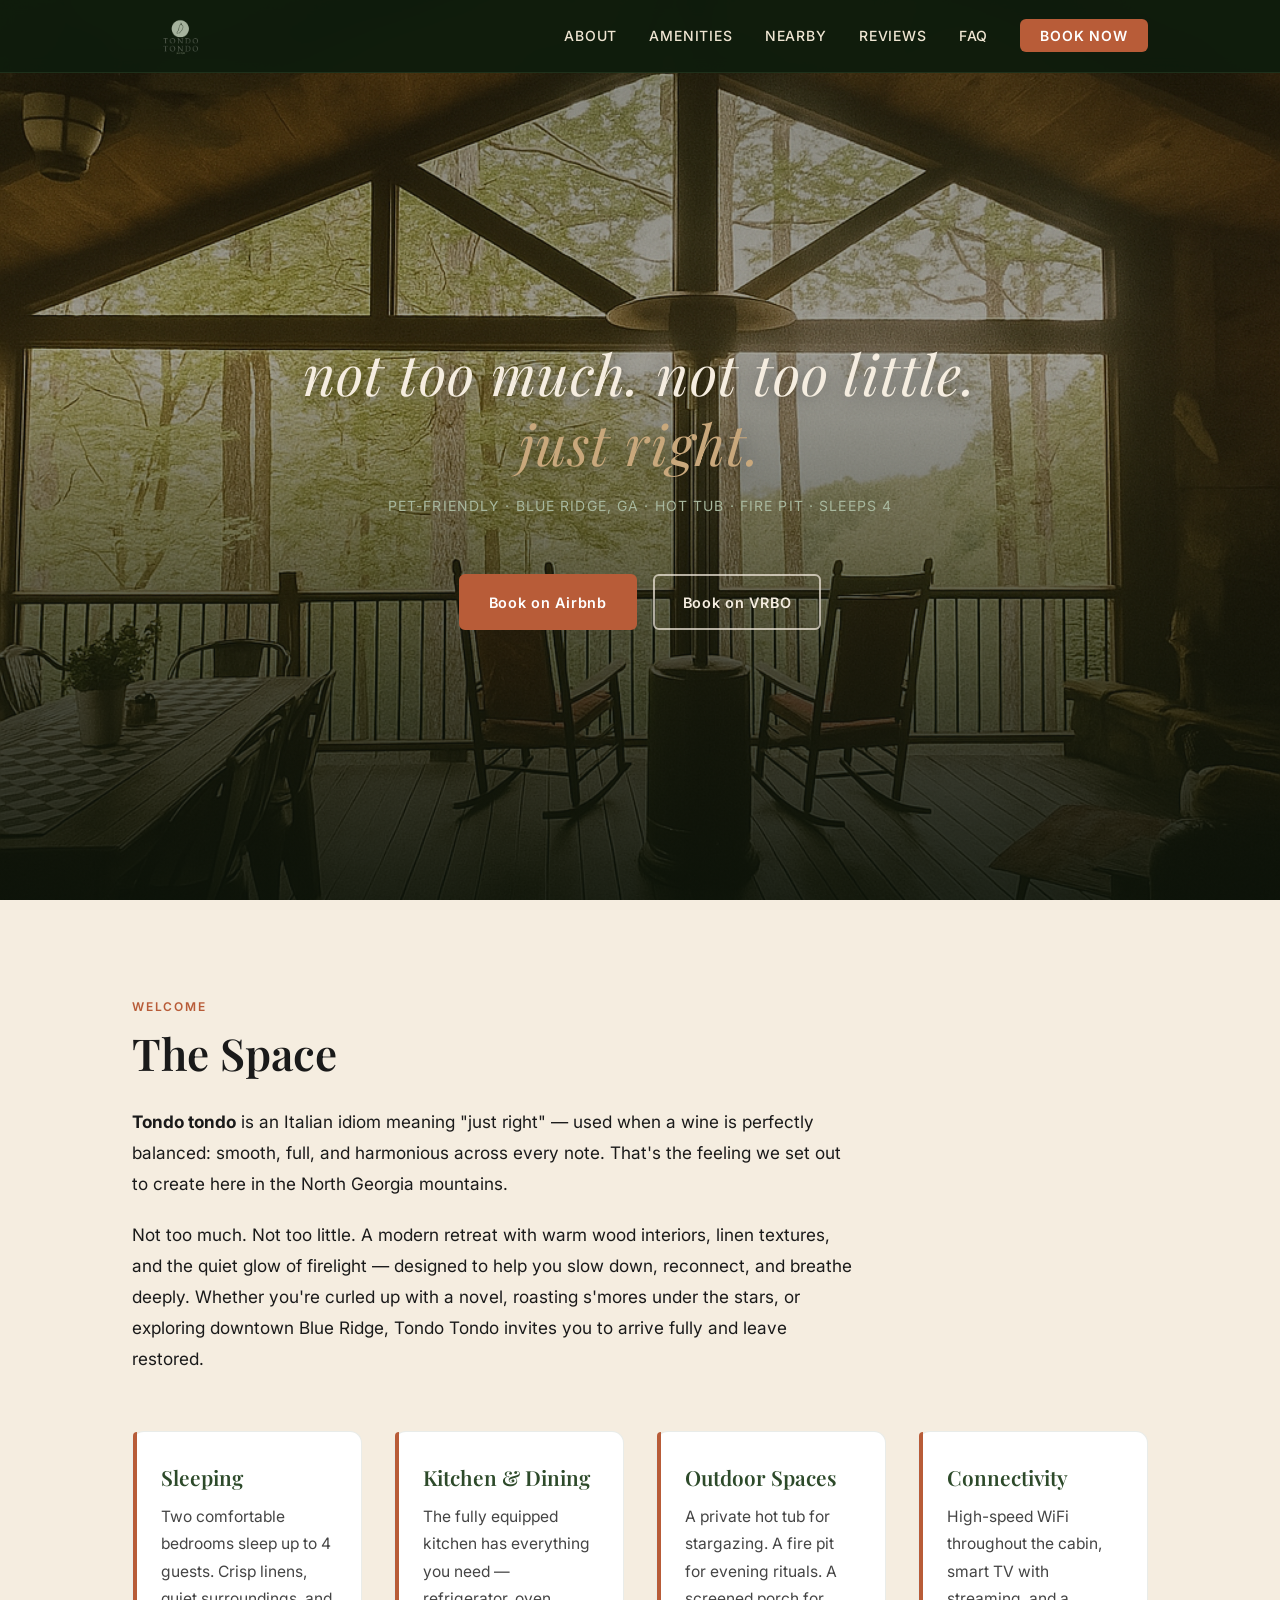
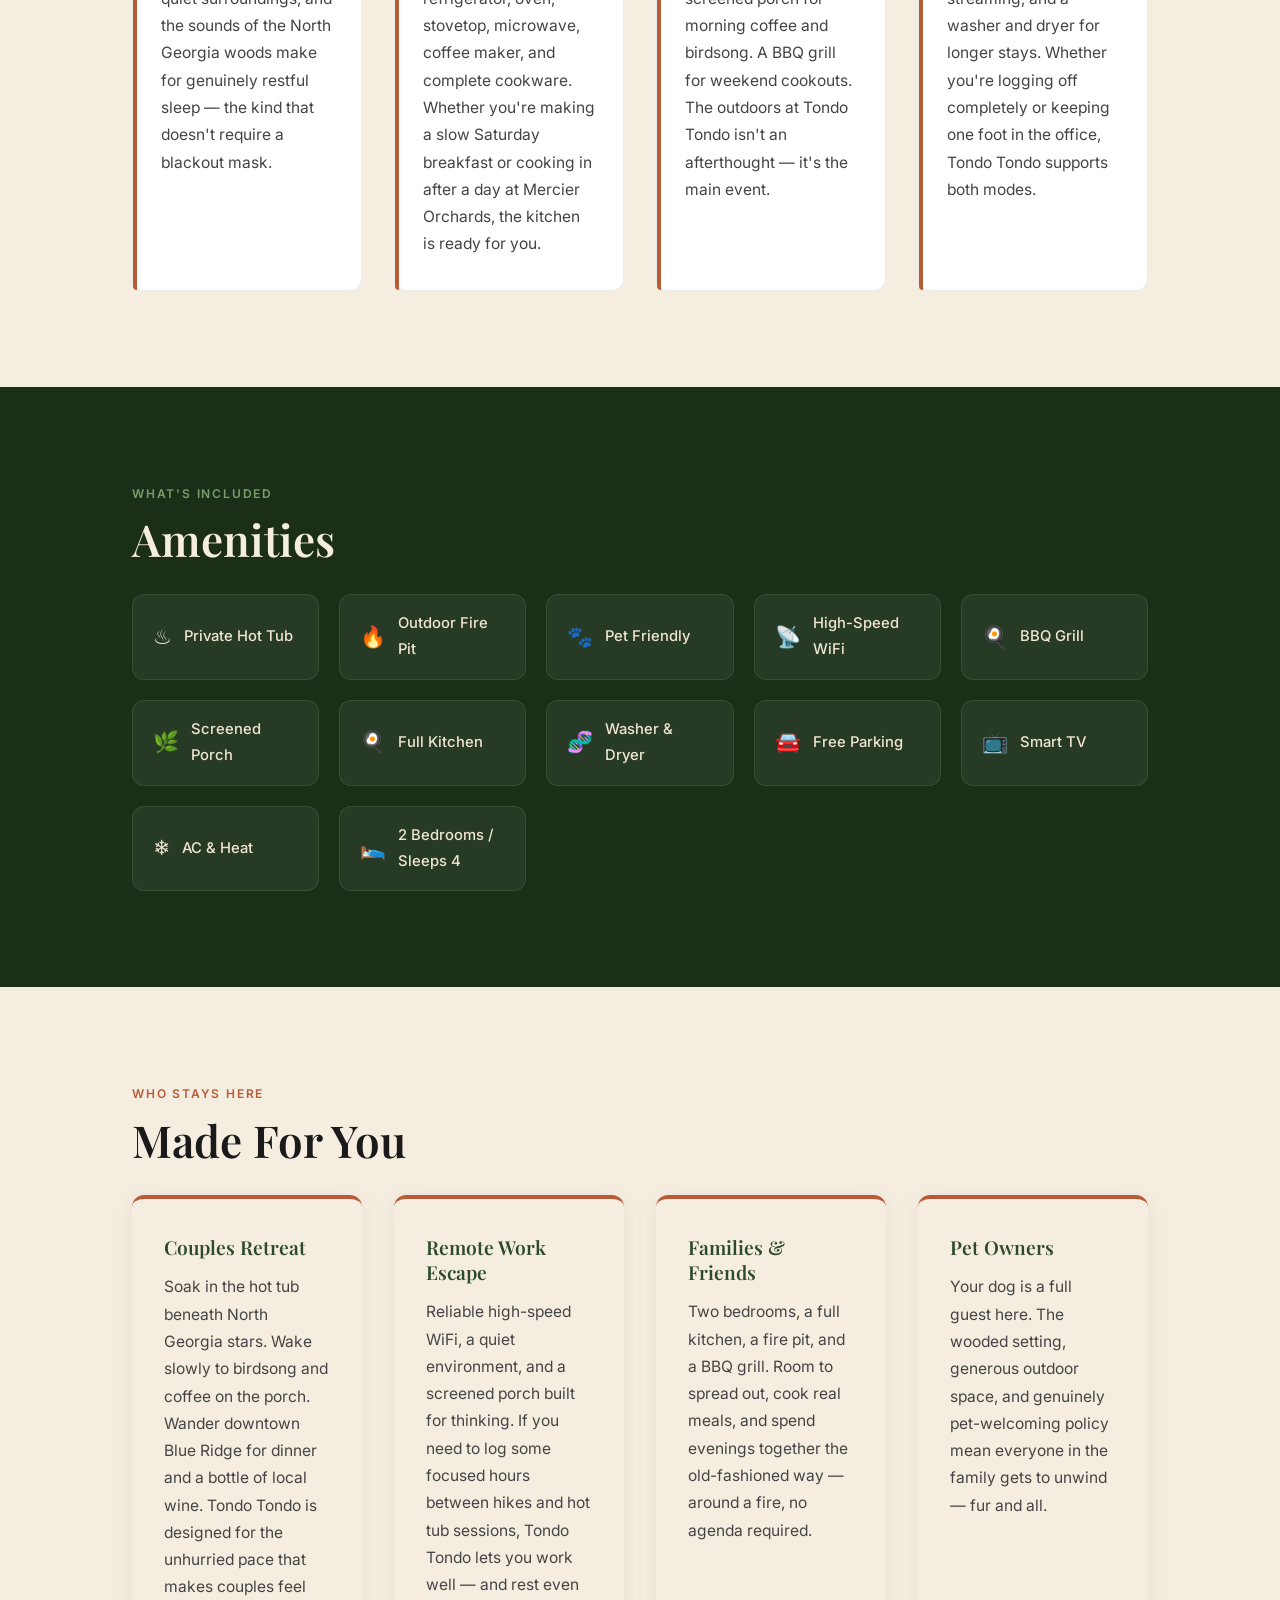
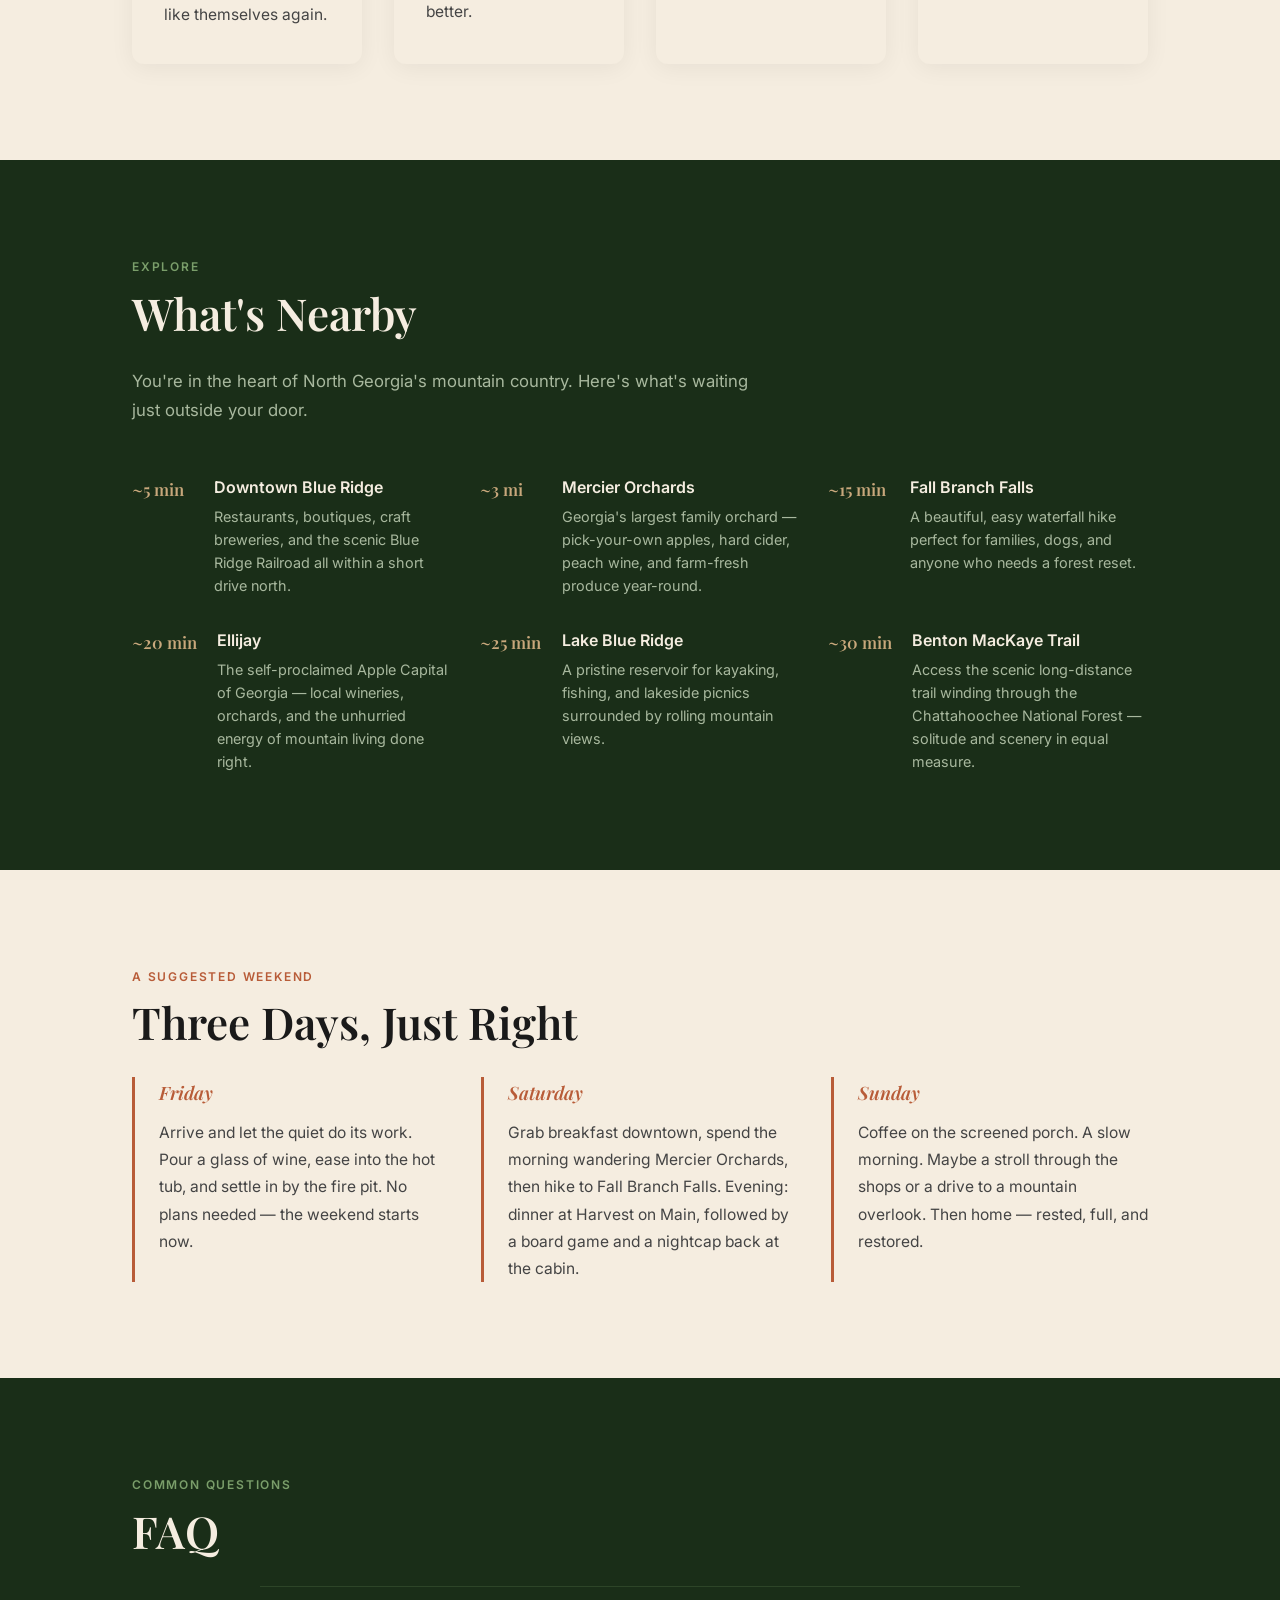
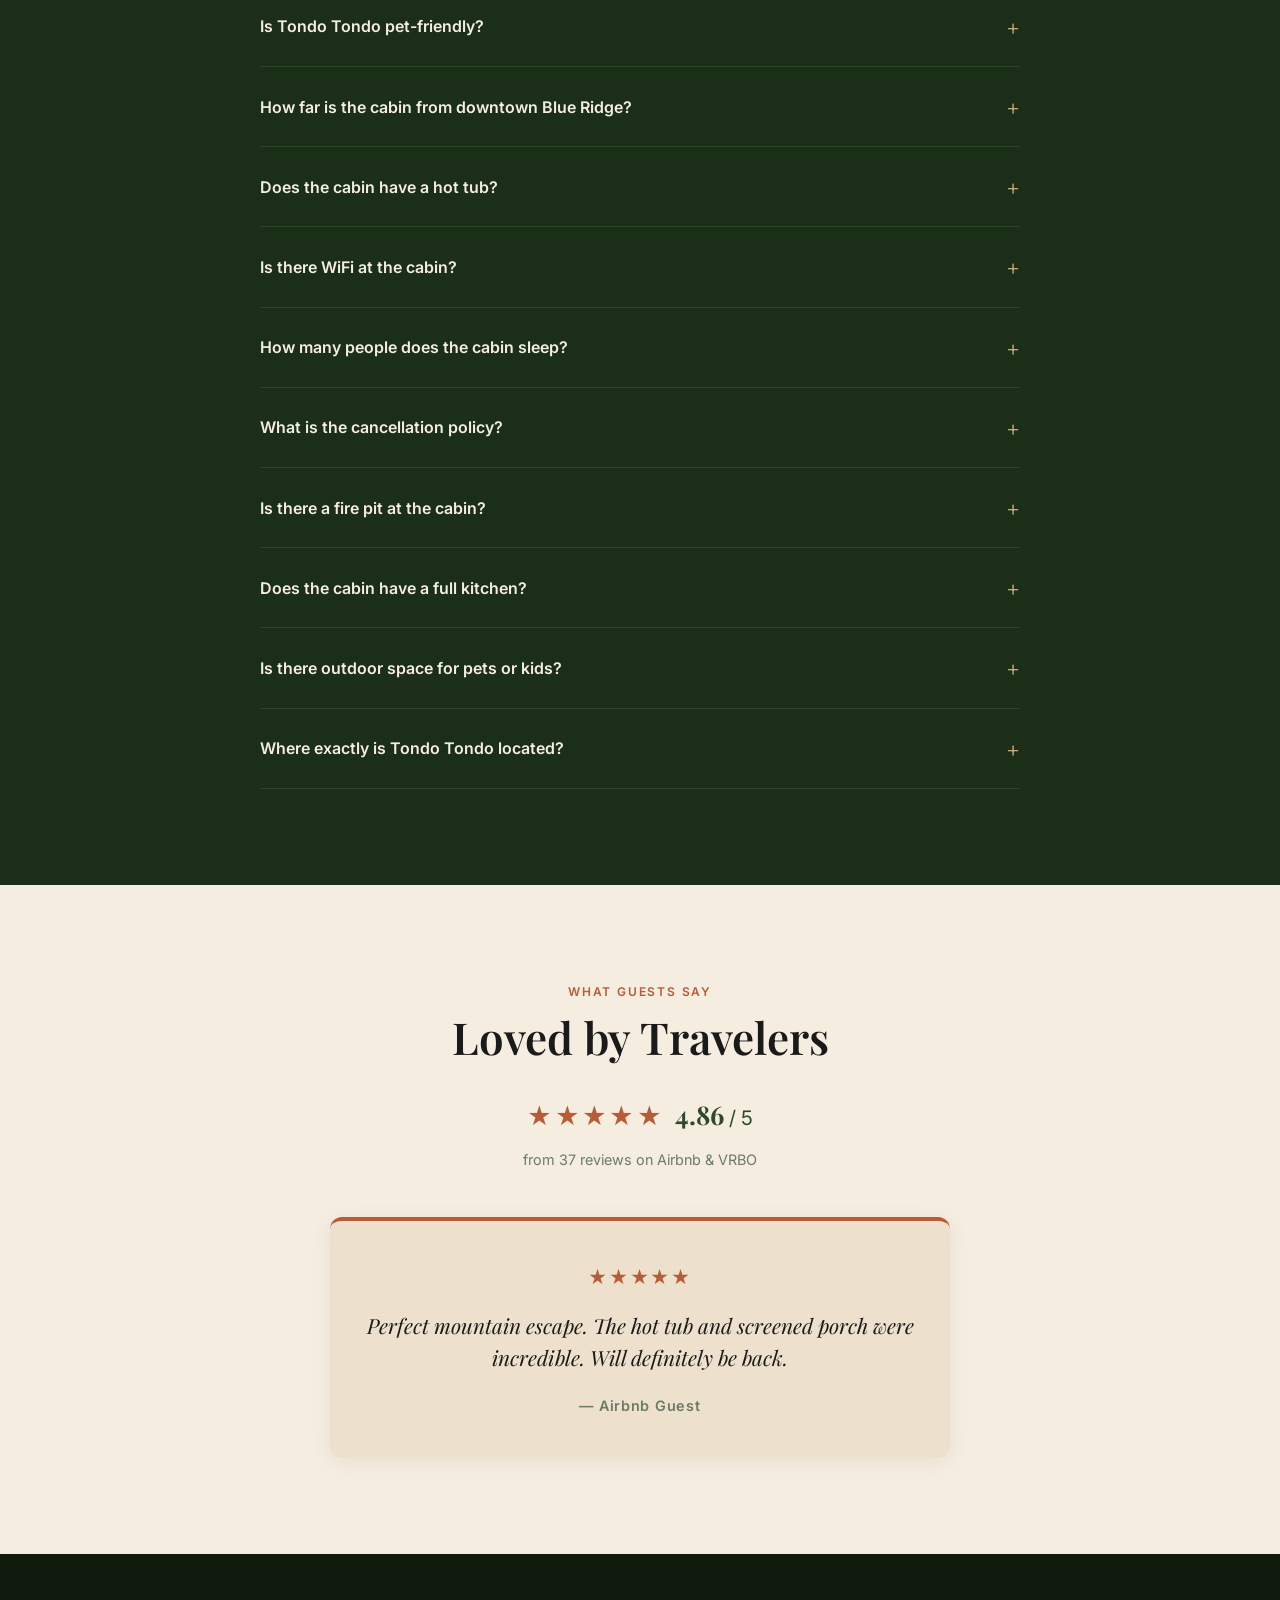
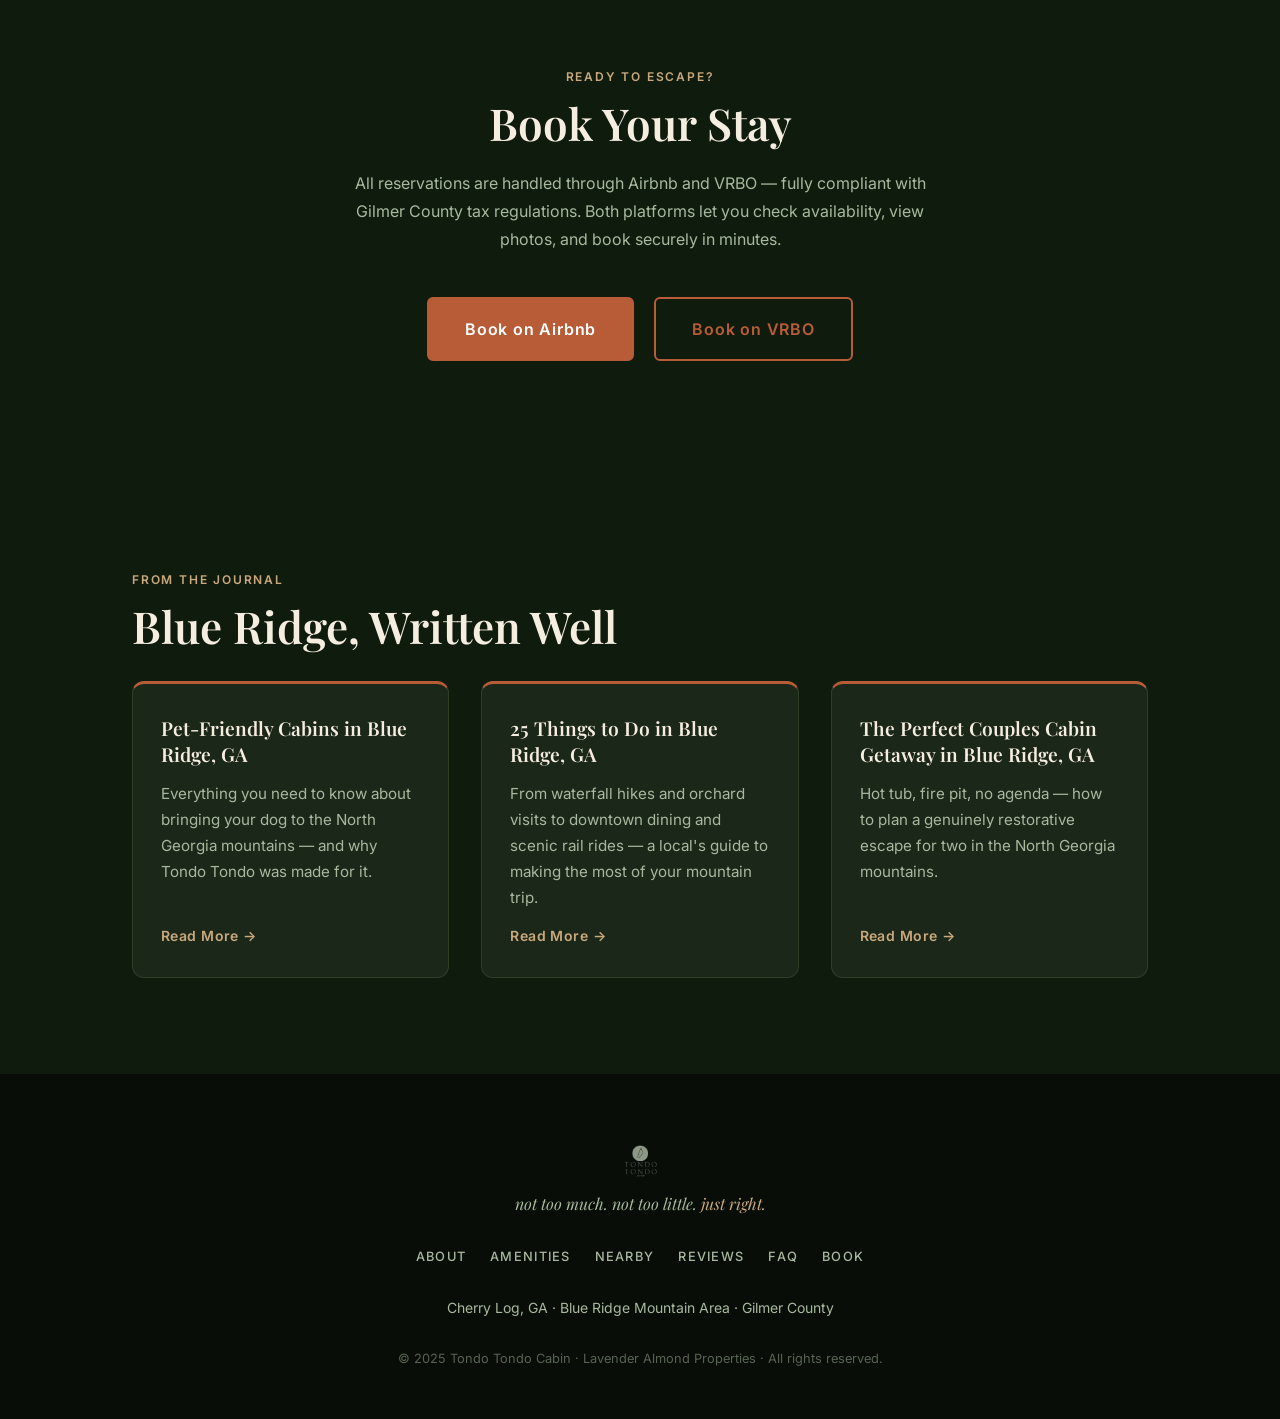
<file: TondoTondo/index.html>
<!DOCTYPE html>
<html lang="en">
<head>
  <meta charset="UTF-8" />
  <meta name="viewport" content="width=device-width, initial-scale=1.0" />
  <meta name="google-site-verification" content="NOyTKaFVWMG92vX9GOkBMl2Javt64Y1pTx86Ex5B8Uo" />

  <title>Tondo Tondo | Pet-Friendly Blue Ridge Cabin | Hot Tub &amp; Fire Pit</title>

  <meta name="description" content="Tondo Tondo is a modern, pet-friendly cabin retreat in Blue Ridge, GA — with a private hot tub, fire pit, screened porch, full kitchen, and high-speed WiFi. 2 bedrooms, sleeps 4. Just 5 minutes from downtown Blue Ridge. Book on Airbnb or VRBO." />
  <meta name="keywords" content="Blue Ridge cabin rental, pet-friendly cabin Georgia, Blue Ridge GA Airbnb, mountain getaway GA, vacation rental Blue Ridge GA, hot tub cabin Georgia, cabin near downtown Blue Ridge, Cherry Log cabin rental" />
  <meta name="author" content="Lavender Almond Properties" />
  <link rel="canonical" href="https://tondotondocabin.com/" />

  <!-- Open Graph -->
  <meta property="og:type" content="website" />
  <meta property="og:title" content="Tondo Tondo | Pet-Friendly Blue Ridge Cabin | Hot Tub &amp; Fire Pit" />
  <meta property="og:description" content="A modern mountain cabin retreat in Blue Ridge, GA. Private hot tub, fire pit, screened porch, pet-friendly — just minutes from downtown. Sleeps 4." />
  <meta property="og:image" content="https://tondotondocabin.com/images/og-image.png" />
  <meta property="og:url" content="https://tondotondocabin.com" />
  <meta property="og:site_name" content="Tondo Tondo" />

  <!-- Twitter Card -->
  <meta name="twitter:card" content="summary_large_image" />
  <meta name="twitter:title" content="Tondo Tondo | Pet-Friendly Blue Ridge Cabin | Hot Tub &amp; Fire Pit" />
  <meta name="twitter:description" content="Modern mountain cabin retreat in Blue Ridge, GA. Hot tub, fire pit, pet-friendly. Sleeps 4. Book on Airbnb or VRBO." />
  <meta name="twitter:image" content="https://tondotondocabin.com/images/og-image.png" />

  <!-- Google Analytics -->
  <script async src="https://www.googletagmanager.com/gtag/js?id=G-1KG5L7675K"></script>
  <script>
    window.dataLayer = window.dataLayer || [];
    function gtag(){dataLayer.push(arguments);}
    gtag('js', new Date());
    gtag('config', 'G-1KG5L7675K');
  </script>

  <!-- Fonts -->
  <link rel="preconnect" href="https://fonts.googleapis.com" />
  <link rel="preconnect" href="https://fonts.gstatic.com" crossorigin />
  <link href="https://fonts.googleapis.com/css2?family=Playfair+Display:ital,wght@0,400;0,600;0,700;1,400&family=Inter:wght@300;400;500;600&display=swap" rel="stylesheet" />

  <!-- Stylesheet -->
  <link rel="stylesheet" href="styles.css" />

  <!-- Schema.org JSON-LD -->
  <script type="application/ld+json">
  [
    {
      "@context": "https://schema.org",
      "@type": ["LodgingBusiness", "VacationRental"],
      "additionalType": "https://schema.org/VacationRental",
      "identifier": "tondotondo-cherry-log-ga",
      "name": "Tondo Tondo",
      "description": "A modern, pet-friendly mountain cabin retreat in the Blue Ridge area of Georgia. Private hot tub, fire pit, screened porch, full kitchen, high-speed WiFi, and washer/dryer. 2 bedrooms, sleeps 4. Just 5 minutes from downtown Blue Ridge.",
      "image": [
        "https://tondotondocabin.com/images/og-image.png",
        "https://tondotondocabin.com/images/hero-title.png",
        "https://tondotondocabin.com/images/logo.png"
      ],
      "url": "https://tondotondocabin.com",
      "address": {
        "@type": "PostalAddress",
        "streetAddress": "319 Laurel Creek Rd",
        "addressLocality": "Cherry Log",
        "addressRegion": "GA",
        "postalCode": "30522",
        "addressCountry": "US"
      },
      "geo": {
        "@type": "GeoCoordinates",
        "latitude": 34.8743,
        "longitude": -84.4561
      },
      "numberOfRooms": 2,
      "occupancy": {
        "@type": "QuantitativeValue",
        "maxValue": 4
      },
      "petsAllowed": true,
      "amenityFeature": [
        { "@type": "LocationFeatureSpecification", "name": "Hot Tub", "value": true },
        { "@type": "LocationFeatureSpecification", "name": "Fire Pit", "value": true },
        { "@type": "LocationFeatureSpecification", "name": "Pet Friendly", "value": true },
        { "@type": "LocationFeatureSpecification", "name": "WiFi", "value": true },
        { "@type": "LocationFeatureSpecification", "name": "BBQ Grill", "value": true },
        { "@type": "LocationFeatureSpecification", "name": "Screened Porch", "value": true },
        { "@type": "LocationFeatureSpecification", "name": "Full Kitchen", "value": true },
        { "@type": "LocationFeatureSpecification", "name": "Washer and Dryer", "value": true },
        { "@type": "LocationFeatureSpecification", "name": "Free Parking", "value": true },
        { "@type": "LocationFeatureSpecification", "name": "Air Conditioning", "value": true },
        { "@type": "LocationFeatureSpecification", "name": "Smart TV", "value": true }
      ],
      "priceRange": "$$",
      "containsPlace": [
        {
          "@type": "LodgingRoom",
          "name": "Primary Bedroom",
          "bed": {
            "@type": "BedDetails",
            "typeOfBed": "Queen",
            "numberOfBeds": 1
          }
        },
        {
          "@type": "LodgingRoom",
          "name": "Bunk Room",
          "occupancy": {
            "@type": "QuantitativeValue",
            "maxValue": 2
          },
          "bed": {
            "@type": "BedDetails",
            "typeOfBed": "Bunk bed",
            "numberOfBeds": 1
          }
        }
      ],
      "aggregateRating": {
        "@type": "AggregateRating",
        "ratingValue": 4.86,
        "reviewCount": 37,
        "bestRating": 5
      },
      "review": {
        "@type": "Review",
        "author": {
          "@type": "Person",
          "name": "Airbnb Guest"
        },
        "reviewRating": {
          "@type": "Rating",
          "ratingValue": 5,
          "bestRating": 5
        },
        "reviewBody": "Perfect mountain escape. The hot tub and screened porch were incredible. Will definitely be back."
      },
      "sameAs": [
        "https://www.airbnb.com/rooms/1441561239381786811",
        "https://www.vrbo.com/4660478"
      ]
    },
    {
      "@context": "https://schema.org",
      "@type": "FAQPage",
      "mainEntity": [
        {
          "@type": "Question",
          "name": "Is Tondo Tondo pet-friendly?",
          "acceptedAnswer": {
            "@type": "Answer",
            "text": "Yes. Tondo Tondo warmly welcomes well-behaved pets. The wooded setting and outdoor spaces are perfect for four-legged guests. A pet fee may apply — check the listing on Airbnb or VRBO for current details."
          }
        },
        {
          "@type": "Question",
          "name": "How far is Tondo Tondo from downtown Blue Ridge, GA?",
          "acceptedAnswer": {
            "@type": "Answer",
            "text": "Tondo Tondo is approximately 5 minutes from downtown Blue Ridge, GA — close enough for easy access to restaurants, shops, and the Blue Ridge Scenic Railway, yet far enough to feel like a genuine mountain escape."
          }
        },
        {
          "@type": "Question",
          "name": "Does the cabin have a hot tub?",
          "acceptedAnswer": {
            "@type": "Answer",
            "text": "Yes. Tondo Tondo features a private hot tub available to guests throughout your stay, day or night, in any season."
          }
        },
        {
          "@type": "Question",
          "name": "Is there WiFi at the cabin?",
          "acceptedAnswer": {
            "@type": "Answer",
            "text": "Yes. High-speed WiFi is available throughout the property — reliable enough for video calls and remote work, peaceful enough that you may not use it much."
          }
        },
        {
          "@type": "Question",
          "name": "How many people does Tondo Tondo sleep?",
          "acceptedAnswer": {
            "@type": "Answer",
            "text": "The cabin sleeps up to 4 guests across 2 bedrooms — ideal for couples, small families, or close friends."
          }
        },
        {
          "@type": "Question",
          "name": "What is the cancellation policy?",
          "acceptedAnswer": {
            "@type": "Answer",
            "text": "Cancellation policies are managed through Airbnb and VRBO. Please review the current policy on your chosen platform before completing your reservation, as it may vary by season."
          }
        },
        {
          "@type": "Question",
          "name": "Is there a fire pit at the cabin?",
          "acceptedAnswer": {
            "@type": "Answer",
            "text": "Yes. The outdoor fire pit is one of the cabin's most beloved features — perfect for evening gatherings, s'mores, and stargazing in the North Georgia sky."
          }
        },
        {
          "@type": "Question",
          "name": "Is there outdoor space for pets or kids?",
          "acceptedAnswer": {
            "@type": "Answer",
            "text": "Yes. The screened porch, fire pit area, BBQ grill, and wooded surroundings provide wonderful outdoor space for both children and pets."
          }
        },
        {
          "@type": "Question",
          "name": "Does Tondo Tondo have a full kitchen?",
          "acceptedAnswer": {
            "@type": "Answer",
            "text": "Yes. The fully stocked kitchen includes a refrigerator, stovetop, oven, microwave, coffee maker, cookware, dishes, and all the essentials you need to cook real meals during your stay."
          }
        },
        {
          "@type": "Question",
          "name": "Where exactly is Tondo Tondo located?",
          "acceptedAnswer": {
            "@type": "Answer",
            "text": "Tondo Tondo is located in the Cherry Log / Blue Ridge area of Gilmer County, Georgia — in the heart of the North Georgia mountains, near Blue Ridge, Ellijay, and the Chattahoochee National Forest."
          }
        }
      ]
    },
    {
      "@context": "https://schema.org",
      "@type": "BreadcrumbList",
      "itemListElement": [
        {
          "@type": "ListItem",
          "position": 1,
          "name": "Home",
          "item": "https://tondotondocabin.com"
        }
      ]
    }
  ]
  </script>
</head>

<body>

  <!-- STICKY NAV -->
  <nav id="main-nav" role="navigation" aria-label="Main navigation">
    <div class="nav-inner">
      <a href="#hero" class="nav-logo-link">
        <img src="images/logo.png" alt="Tondo Tondo" class="logo" />
      </a>
      <button class="nav-toggle" id="nav-toggle" aria-label="Toggle navigation" aria-expanded="false" aria-controls="nav-links">
        <span></span><span></span><span></span>
      </button>
      <ul class="nav-links" id="nav-links" role="list">
        <li><a href="#about">About</a></li>
        <li><a href="#amenities">Amenities</a></li>
        <li><a href="#nearby">Nearby</a></li>
        <li><a href="#reviews">Reviews</a></li>
        <li><a href="#faq">FAQ</a></li>
        <li><a href="#booking" class="nav-cta">Book Now</a></li>
      </ul>
    </div>
  </nav>

  <!-- HERO -->
  <header class="hero" id="hero" role="banner">
    <div class="hero-overlay" aria-hidden="true"></div>
    <div class="hero-content">
      <p class="hero-tagline">not too much. not too little. <em>just right.</em></p>
      <p class="hero-meta">Pet-friendly &middot; Blue Ridge, GA &middot; Hot tub &middot; Fire pit &middot; Sleeps 4</p>
      <div class="hero-ctas">
        <a href="https://www.airbnb.com/rooms/1441561239381786811?guests=1&adults=1&s=67&unique_share_id=54cd50b8-c5b9-4344-a404-73b955835529"
           class="btn btn-primary" target="_blank" rel="noopener noreferrer">Book on Airbnb</a>
        <a href="https://www.vrbo.com/4660478?dateless=true"
           class="btn btn-outline-light" target="_blank" rel="noopener noreferrer">Book on VRBO</a>
      </div>
    </div>
  </header>

  <!-- ABOUT / THE SPACE -->
  <section id="about" class="section section-about">
    <div class="container">
      <span class="eyebrow">Welcome</span>
      <h2>The Space</h2>
      <div class="about-intro">
        <p><strong>Tondo tondo</strong> is an Italian idiom meaning "just right" — used when a wine is perfectly balanced: smooth, full, and harmonious across every note. That's the feeling we set out to create here in the North Georgia mountains.</p>
        <p>Not too much. Not too little. A modern retreat with warm wood interiors, linen textures, and the quiet glow of firelight — designed to help you slow down, reconnect, and breathe deeply. Whether you're curled up with a novel, roasting s'mores under the stars, or exploring downtown Blue Ridge, Tondo Tondo invites you to arrive fully and leave restored.</p>
      </div>

      <div class="about-grid">
        <div class="about-block">
          <h3>Sleeping</h3>
          <p>Two comfortable bedrooms sleep up to 4 guests. Crisp linens, quiet surroundings, and the sounds of the North Georgia woods make for genuinely restful sleep — the kind that doesn't require a blackout mask.</p>
        </div>
        <div class="about-block">
          <h3>Kitchen &amp; Dining</h3>
          <p>The fully equipped kitchen has everything you need — refrigerator, oven, stovetop, microwave, coffee maker, and complete cookware. Whether you're making a slow Saturday breakfast or cooking in after a day at Mercier Orchards, the kitchen is ready for you.</p>
        </div>
        <div class="about-block">
          <h3>Outdoor Spaces</h3>
          <p>A private hot tub for stargazing. A fire pit for evening rituals. A screened porch for morning coffee and birdsong. A BBQ grill for weekend cookouts. The outdoors at Tondo Tondo isn't an afterthought — it's the main event.</p>
        </div>
        <div class="about-block">
          <h3>Connectivity</h3>
          <p>High-speed WiFi throughout the cabin, smart TV with streaming, and a washer and dryer for longer stays. Whether you're logging off completely or keeping one foot in the office, Tondo Tondo supports both modes.</p>
        </div>
      </div>
    </div>
  </section>

  <!-- AMENITIES -->
  <section id="amenities" class="section section-alt">
    <div class="container">
      <span class="eyebrow">What's Included</span>
      <h2>Amenities</h2>
      <div class="amenities-grid">
        <div class="amenity-item">
          <span class="amenity-icon" aria-hidden="true">&#9832;</span>
          <span>Private Hot Tub</span>
        </div>
        <div class="amenity-item">
          <span class="amenity-icon" aria-hidden="true">&#128293;</span>
          <span>Outdoor Fire Pit</span>
        </div>
        <div class="amenity-item">
          <span class="amenity-icon" aria-hidden="true">&#128062;</span>
          <span>Pet Friendly</span>
        </div>
        <div class="amenity-item">
          <span class="amenity-icon" aria-hidden="true">&#128225;</span>
          <span>High-Speed WiFi</span>
        </div>
        <div class="amenity-item">
          <span class="amenity-icon" aria-hidden="true">&#127859;</span>
          <span>BBQ Grill</span>
        </div>
        <div class="amenity-item">
          <span class="amenity-icon" aria-hidden="true">&#127807;</span>
          <span>Screened Porch</span>
        </div>
        <div class="amenity-item">
          <span class="amenity-icon" aria-hidden="true">&#127859;</span>
          <span>Full Kitchen</span>
        </div>
        <div class="amenity-item">
          <span class="amenity-icon" aria-hidden="true">&#129516;</span>
          <span>Washer &amp; Dryer</span>
        </div>
        <div class="amenity-item">
          <span class="amenity-icon" aria-hidden="true">&#128664;</span>
          <span>Free Parking</span>
        </div>
        <div class="amenity-item">
          <span class="amenity-icon" aria-hidden="true">&#128250;</span>
          <span>Smart TV</span>
        </div>
        <div class="amenity-item">
          <span class="amenity-icon" aria-hidden="true">&#10052;</span>
          <span>AC &amp; Heat</span>
        </div>
        <div class="amenity-item">
          <span class="amenity-icon" aria-hidden="true">&#128716;</span>
          <span>2 Bedrooms / Sleeps 4</span>
        </div>
      </div>
    </div>
  </section>

  <!-- WHO STAYS HERE -->
  <section id="guests" class="section section-guests">
    <div class="container">
      <span class="eyebrow">Who Stays Here</span>
      <h2>Made For You</h2>
      <div class="personas-grid">
        <div class="persona-card">
          <h3>Couples Retreat</h3>
          <p>Soak in the hot tub beneath North Georgia stars. Wake slowly to birdsong and coffee on the porch. Wander downtown Blue Ridge for dinner and a bottle of local wine. Tondo Tondo is designed for the unhurried pace that makes couples feel like themselves again.</p>
        </div>
        <div class="persona-card">
          <h3>Remote Work Escape</h3>
          <p>Reliable high-speed WiFi, a quiet environment, and a screened porch built for thinking. If you need to log some focused hours between hikes and hot tub sessions, Tondo Tondo lets you work well — and rest even better.</p>
        </div>
        <div class="persona-card">
          <h3>Families &amp; Friends</h3>
          <p>Two bedrooms, a full kitchen, a fire pit, and a BBQ grill. Room to spread out, cook real meals, and spend evenings together the old-fashioned way — around a fire, no agenda required.</p>
        </div>
        <div class="persona-card">
          <h3>Pet Owners</h3>
          <p>Your dog is a full guest here. The wooded setting, generous outdoor space, and genuinely pet-welcoming policy mean everyone in the family gets to unwind — fur and all.</p>
        </div>
      </div>
    </div>
  </section>

  <!-- NEARBY ATTRACTIONS -->
  <section id="nearby" class="section section-alt">
    <div class="container">
      <span class="eyebrow">Explore</span>
      <h2>What's Nearby</h2>
      <p class="section-intro">You're in the heart of North Georgia's mountain country. Here's what's waiting just outside your door.</p>
      <div class="nearby-grid">
        <div class="nearby-item">
          <span class="nearby-dist">~5 min</span>
          <div class="nearby-detail">
            <strong>Downtown Blue Ridge</strong>
            <p>Restaurants, boutiques, craft breweries, and the scenic Blue Ridge Railroad all within a short drive north.</p>
          </div>
        </div>
        <div class="nearby-item">
          <span class="nearby-dist">~3 mi</span>
          <div class="nearby-detail">
            <strong>Mercier Orchards</strong>
            <p>Georgia's largest family orchard — pick-your-own apples, hard cider, peach wine, and farm-fresh produce year-round.</p>
          </div>
        </div>
        <div class="nearby-item">
          <span class="nearby-dist">~15 min</span>
          <div class="nearby-detail">
            <strong>Fall Branch Falls</strong>
            <p>A beautiful, easy waterfall hike perfect for families, dogs, and anyone who needs a forest reset.</p>
          </div>
        </div>
        <div class="nearby-item">
          <span class="nearby-dist">~20 min</span>
          <div class="nearby-detail">
            <strong>Ellijay</strong>
            <p>The self-proclaimed Apple Capital of Georgia — local wineries, orchards, and the unhurried energy of mountain living done right.</p>
          </div>
        </div>
        <div class="nearby-item">
          <span class="nearby-dist">~25 min</span>
          <div class="nearby-detail">
            <strong>Lake Blue Ridge</strong>
            <p>A pristine reservoir for kayaking, fishing, and lakeside picnics surrounded by rolling mountain views.</p>
          </div>
        </div>
        <div class="nearby-item">
          <span class="nearby-dist">~30 min</span>
          <div class="nearby-detail">
            <strong>Benton MacKaye Trail</strong>
            <p>Access the scenic long-distance trail winding through the Chattahoochee National Forest — solitude and scenery in equal measure.</p>
          </div>
        </div>
      </div>
    </div>
  </section>

  <!-- WEEKEND ITINERARY -->
  <section id="itinerary" class="section section-itinerary">
    <div class="container">
      <span class="eyebrow">A Suggested Weekend</span>
      <h2>Three Days, Just Right</h2>
      <div class="itinerary-list">
        <div class="itinerary-day">
          <span class="day-label">Friday</span>
          <p>Arrive and let the quiet do its work. Pour a glass of wine, ease into the hot tub, and settle in by the fire pit. No plans needed — the weekend starts now.</p>
        </div>
        <div class="itinerary-day">
          <span class="day-label">Saturday</span>
          <p>Grab breakfast downtown, spend the morning wandering Mercier Orchards, then hike to Fall Branch Falls. Evening: dinner at Harvest on Main, followed by a board game and a nightcap back at the cabin.</p>
        </div>
        <div class="itinerary-day">
          <span class="day-label">Sunday</span>
          <p>Coffee on the screened porch. A slow morning. Maybe a stroll through the shops or a drive to a mountain overlook. Then home — rested, full, and restored.</p>
        </div>
      </div>
    </div>
  </section>

  <!-- FAQ -->
  <section id="faq" class="section section-alt">
    <div class="container">
      <span class="eyebrow">Common Questions</span>
      <h2>FAQ</h2>
      <div class="faq-list">

        <details class="faq-item">
          <summary>Is Tondo Tondo pet-friendly?</summary>
          <div class="faq-answer">
            <p>Yes — well-behaved pets are warmly welcome. The wooded property and outdoor spaces make it a natural fit for four-legged guests. A pet fee may apply; check the Airbnb or VRBO listing for current details.</p>
          </div>
        </details>

        <details class="faq-item">
          <summary>How far is the cabin from downtown Blue Ridge?</summary>
          <div class="faq-answer">
            <p>About 5 minutes. Close enough for easy dinner reservations and a morning pastry run; far enough to feel like you've truly left it all behind.</p>
          </div>
        </details>

        <details class="faq-item">
          <summary>Does the cabin have a hot tub?</summary>
          <div class="faq-answer">
            <p>Yes. A private hot tub is included and available throughout your stay — day or night, in every season.</p>
          </div>
        </details>

        <details class="faq-item">
          <summary>Is there WiFi at the cabin?</summary>
          <div class="faq-answer">
            <p>Yes. High-speed WiFi is available throughout the property — reliable enough for video calls and remote work, peaceful enough that you might forget it's there.</p>
          </div>
        </details>

        <details class="faq-item">
          <summary>How many people does the cabin sleep?</summary>
          <div class="faq-answer">
            <p>Tondo Tondo sleeps up to 4 guests across 2 bedrooms — ideal for couples, small families, or close friends traveling together.</p>
          </div>
        </details>

        <details class="faq-item">
          <summary>What is the cancellation policy?</summary>
          <div class="faq-answer">
            <p>Cancellation policies are managed through Airbnb and VRBO. Please review the policy on your chosen platform before completing your reservation, as it may vary by season.</p>
          </div>
        </details>

        <details class="faq-item">
          <summary>Is there a fire pit at the cabin?</summary>
          <div class="faq-answer">
            <p>Yes. The outdoor fire pit is one of the cabin's most loved features. Wood is provided. S'mores are highly encouraged.</p>
          </div>
        </details>

        <details class="faq-item">
          <summary>Does the cabin have a full kitchen?</summary>
          <div class="faq-answer">
            <p>Yes. The kitchen is fully stocked with a refrigerator, stovetop, oven, microwave, coffee maker, cookware, dishes, and everything you need to cook real meals during your stay.</p>
          </div>
        </details>

        <details class="faq-item">
          <summary>Is there outdoor space for pets or kids?</summary>
          <div class="faq-answer">
            <p>Yes. The screened porch, fire pit area, BBQ patio, and surrounding wooded property all offer wonderful space for kids and pets to enjoy the outdoors.</p>
          </div>
        </details>

        <details class="faq-item">
          <summary>Where exactly is Tondo Tondo located?</summary>
          <div class="faq-answer">
            <p>The cabin is located in the Cherry Log / Blue Ridge area of Gilmer County, Georgia — in the North Georgia mountains, near Blue Ridge, Ellijay, and the Chattahoochee National Forest.</p>
          </div>
        </details>

      </div>
    </div>
  </section>

  <!-- REVIEWS -->
  <section id="reviews" class="section section-reviews">
    <div class="container">
      <span class="eyebrow">What Guests Say</span>
      <h2>Loved by Travelers</h2>
      <div class="rating-summary" aria-label="Average rating 4.86 out of 5 from 37 reviews">
        <span class="rating-stars" aria-hidden="true">&#9733;&#9733;&#9733;&#9733;&#9733;</span>
        <span class="rating-score"><strong>4.86</strong> / 5</span>
        <span class="rating-count">from 37 reviews on Airbnb &amp; VRBO</span>
      </div>
      <figure class="review-card">
        <span class="review-stars" aria-label="5 out of 5 stars">&#9733;&#9733;&#9733;&#9733;&#9733;</span>
        <blockquote>
          <p>Perfect mountain escape. The hot tub and screened porch were incredible. Will definitely be back.</p>
        </blockquote>
        <figcaption>&mdash; Airbnb Guest</figcaption>
      </figure>
    </div>
  </section>

  <!-- BOOKING CTA -->
  <section id="booking" class="section section-booking">
    <div class="container booking-inner">
      <span class="eyebrow">Ready to Escape?</span>
      <h2>Book Your Stay</h2>
      <p>All reservations are handled through Airbnb and VRBO — fully compliant with Gilmer County tax regulations. Both platforms let you check availability, view photos, and book securely in minutes.</p>
      <div class="booking-buttons">
        <a href="https://www.airbnb.com/rooms/1441561239381786811?guests=1&adults=1&s=67&unique_share_id=54cd50b8-c5b9-4344-a404-73b955835529"
           class="btn btn-primary btn-lg" target="_blank" rel="noopener noreferrer">Book on Airbnb</a>
        <a href="https://www.vrbo.com/4660478?dateless=true"
           class="btn btn-outline btn-lg" target="_blank" rel="noopener noreferrer">Book on VRBO</a>
      </div>
    </div>
  </section>

  <!-- BLOG -->
  <section id="blog" class="section section-blog">
    <div class="container">
      <span class="eyebrow">From the Journal</span>
      <h2>Blue Ridge, Written Well</h2>
      <div class="blog-grid">
        <article class="blog-card">
          <h3>Pet-Friendly Cabins in Blue Ridge, GA</h3>
          <p>Everything you need to know about bringing your dog to the North Georgia mountains — and why Tondo Tondo was made for it.</p>
          <a href="/blog/pet-friendly-cabins-blue-ridge-ga.html" class="blog-read-more">Read More &rarr;</a>
        </article>
        <article class="blog-card">
          <h3>25 Things to Do in Blue Ridge, GA</h3>
          <p>From waterfall hikes and orchard visits to downtown dining and scenic rail rides — a local's guide to making the most of your mountain trip.</p>
          <a href="/blog/things-to-do-blue-ridge-ga.html" class="blog-read-more">Read More &rarr;</a>
        </article>
        <article class="blog-card">
          <h3>The Perfect Couples Cabin Getaway in Blue Ridge, GA</h3>
          <p>Hot tub, fire pit, no agenda — how to plan a genuinely restorative escape for two in the North Georgia mountains.</p>
          <a href="/blog/couples-cabin-getaway-blue-ridge-ga.html" class="blog-read-more">Read More &rarr;</a>
        </article>
      </div>
    </div>
  </section>

  <!-- FOOTER -->
  <footer class="site-footer" role="contentinfo">
    <div class="container footer-inner">
      <div class="footer-brand">
        <img src="images/logo.png" alt="Tondo Tondo" class="footer-logo" />
        <p class="footer-tagline">not too much. not too little. <em>just right.</em></p>
      </div>
      <nav class="footer-nav" aria-label="Footer navigation">
        <a href="#about">About</a>
        <a href="#amenities">Amenities</a>
        <a href="#nearby">Nearby</a>
        <a href="#reviews">Reviews</a>
        <a href="#faq">FAQ</a>
        <a href="#booking">Book</a>
      </nav>
      <p class="footer-location">Cherry Log, GA &middot; Blue Ridge Mountain Area &middot; Gilmer County</p>
      <p class="footer-copy">&copy; 2025 Tondo Tondo Cabin &middot; Lavender Almond Properties &middot; All rights reserved.</p>
    </div>
  </footer>

  <script src="scripts.js"></script>
</body>
</html>
</file>
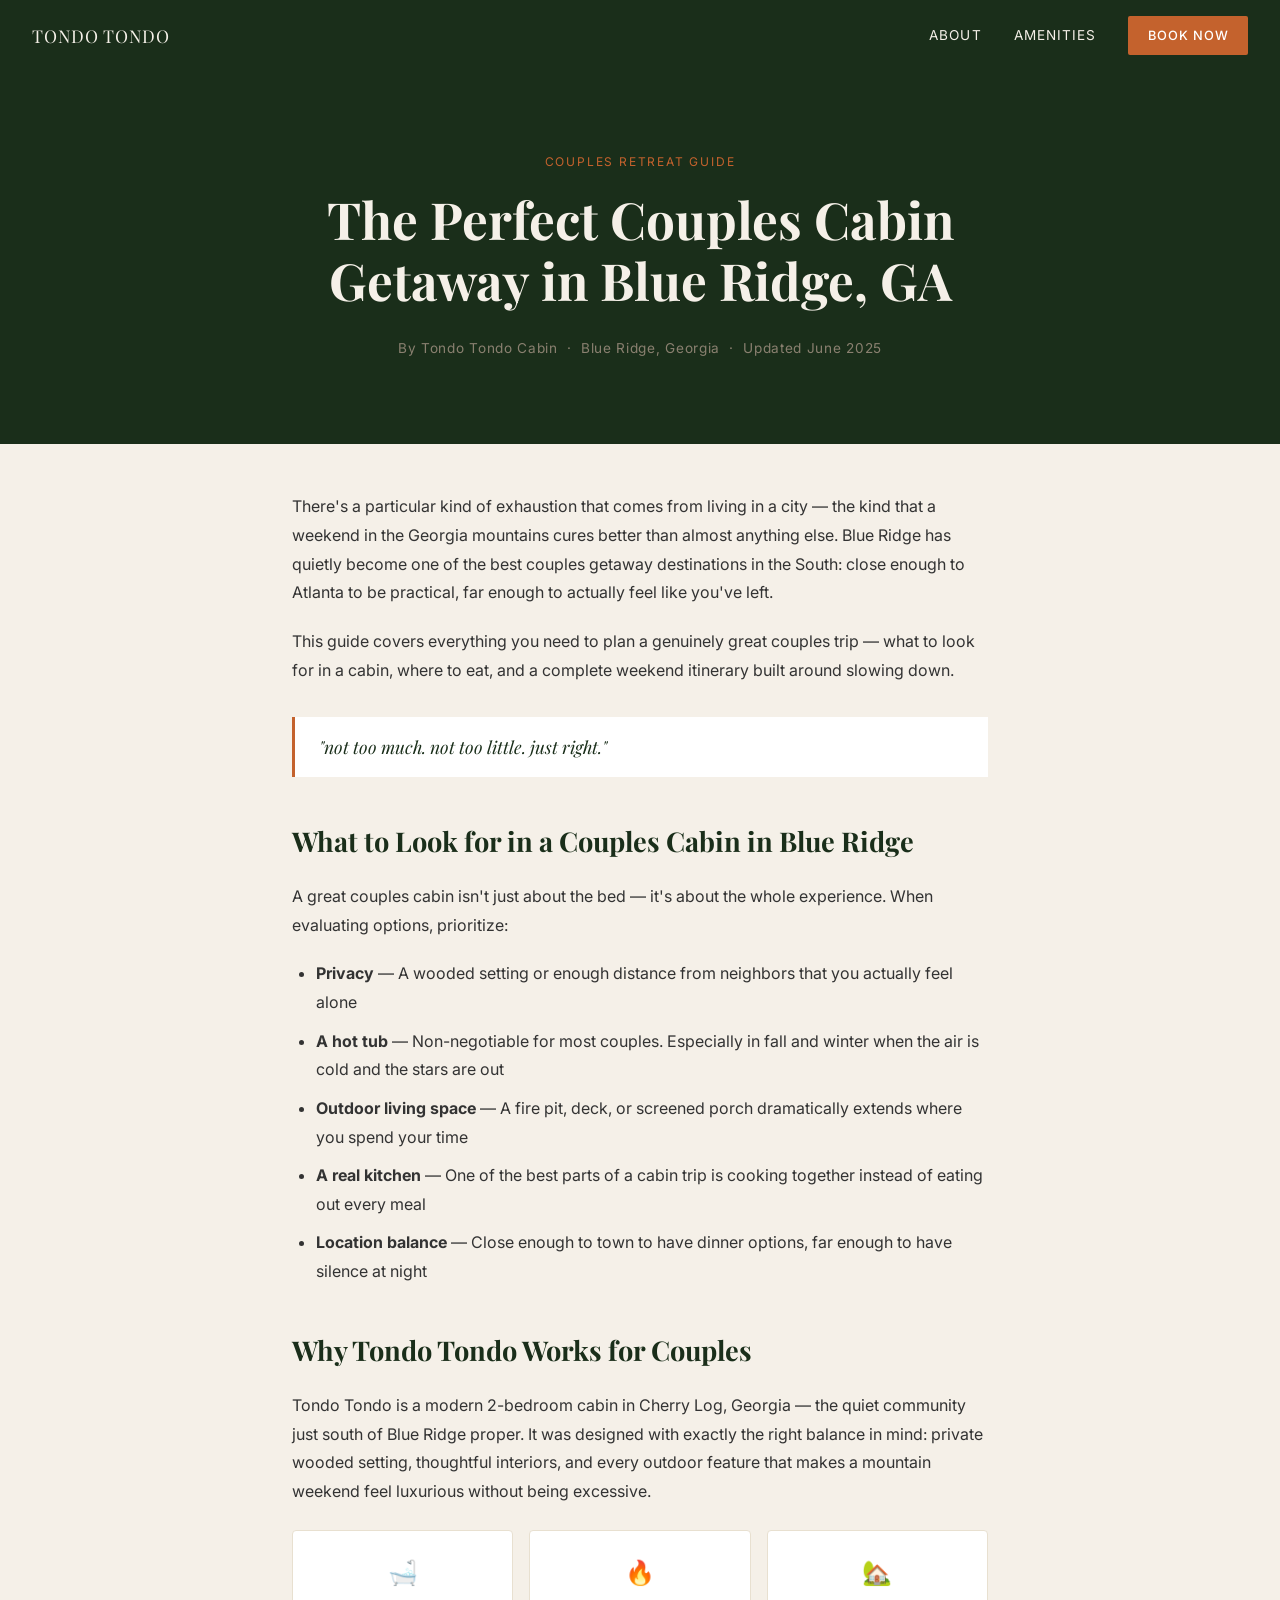
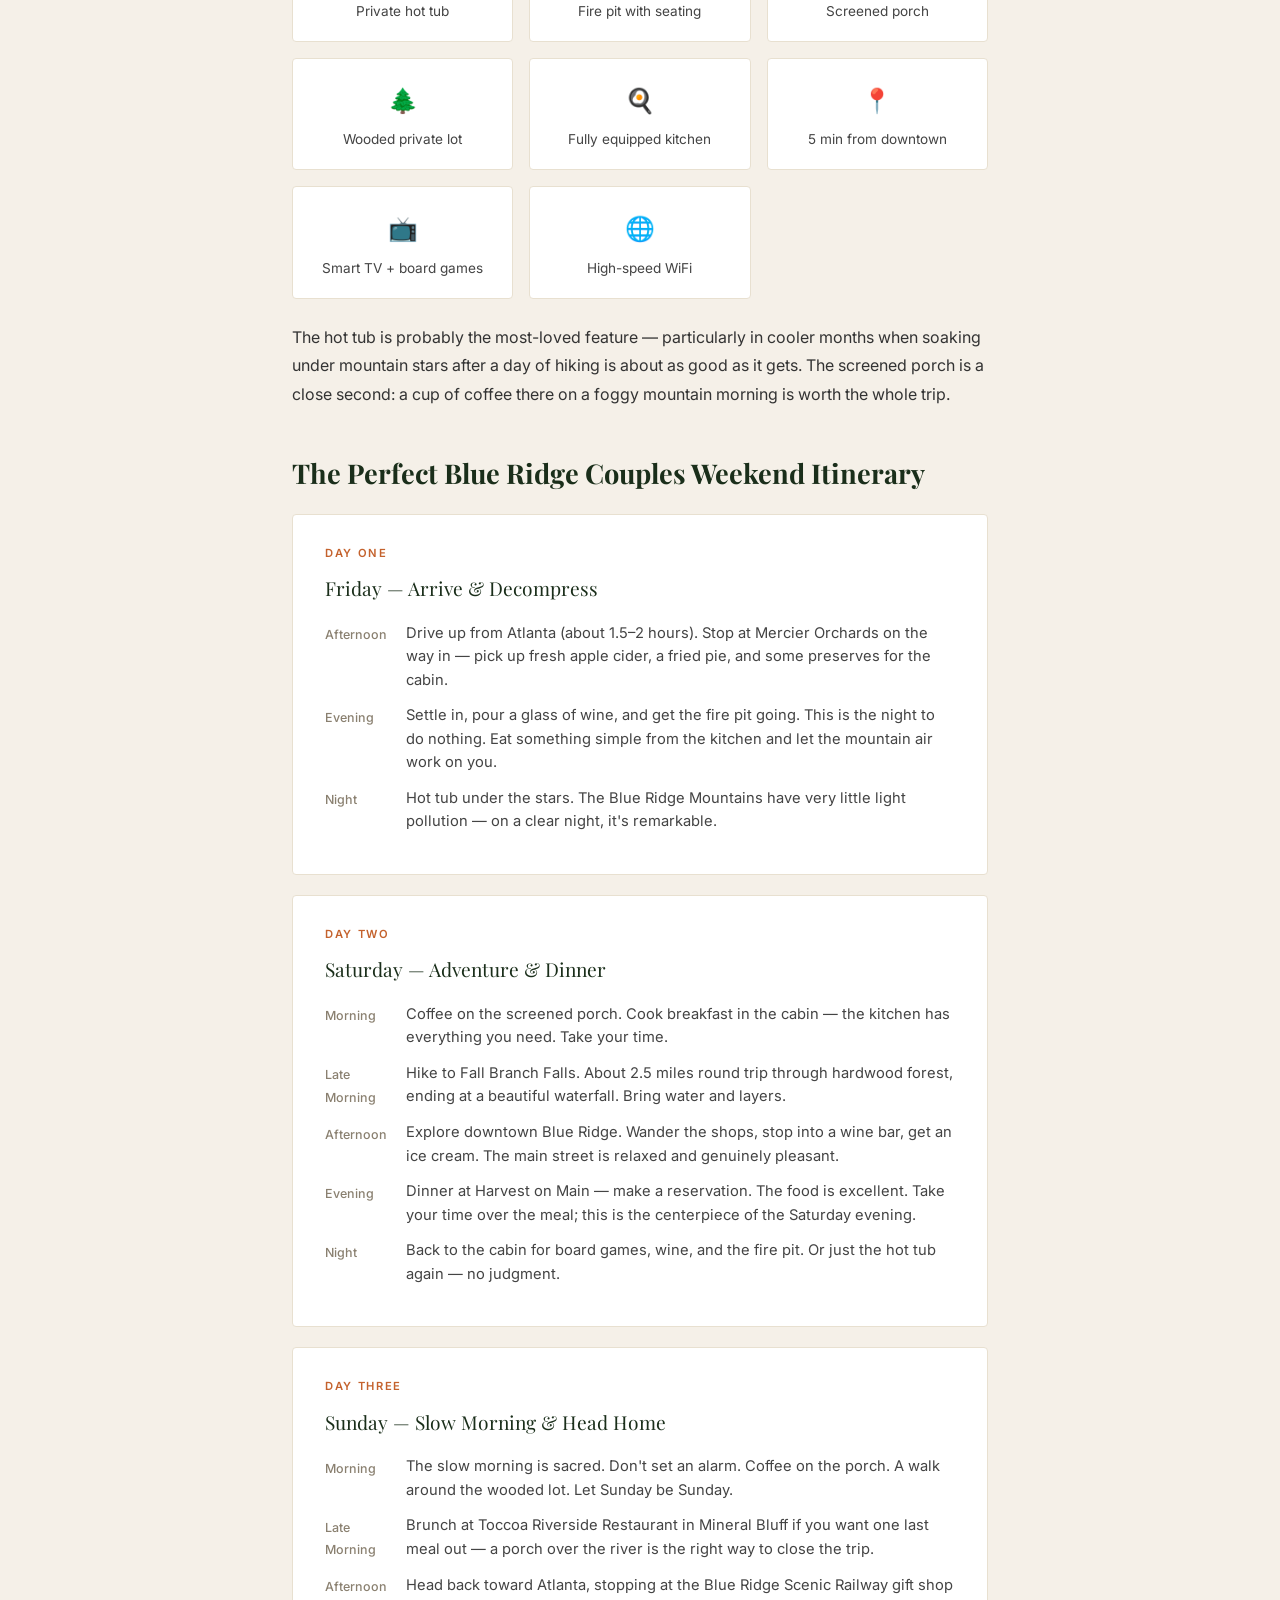
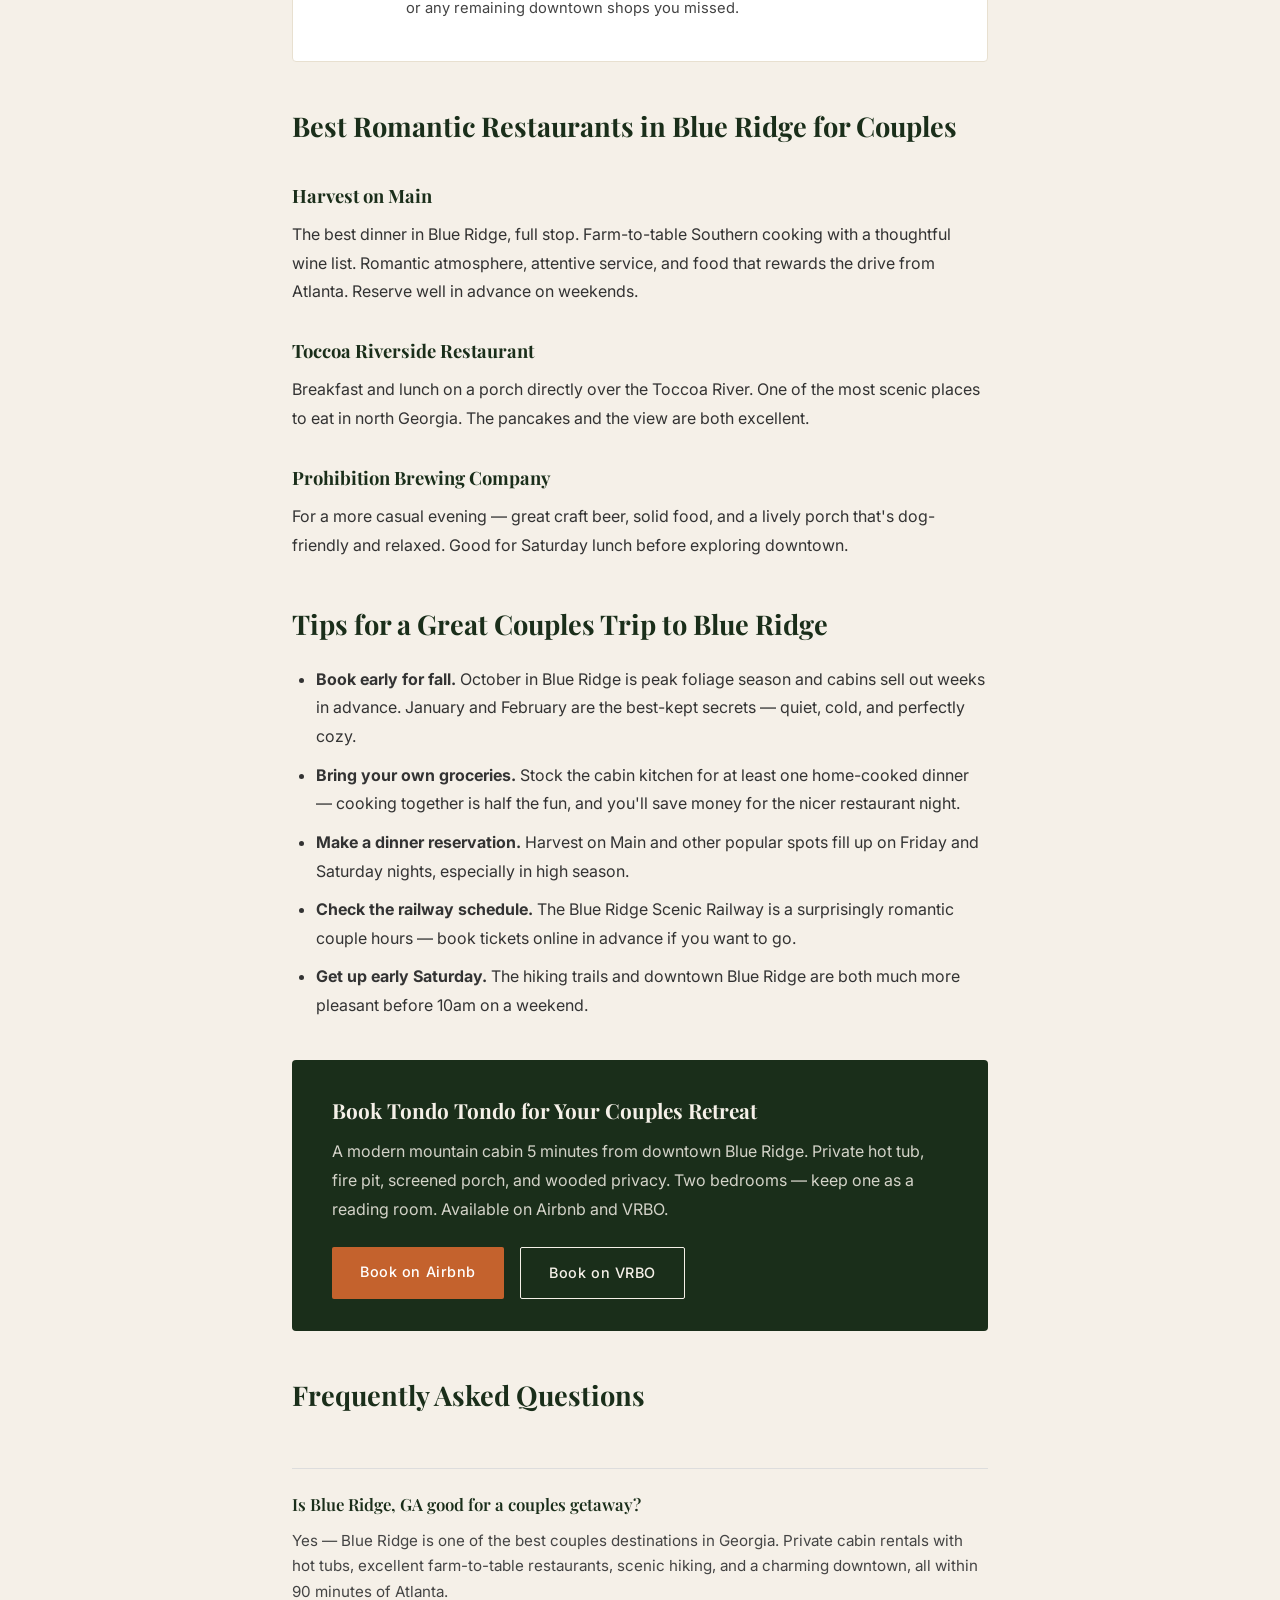
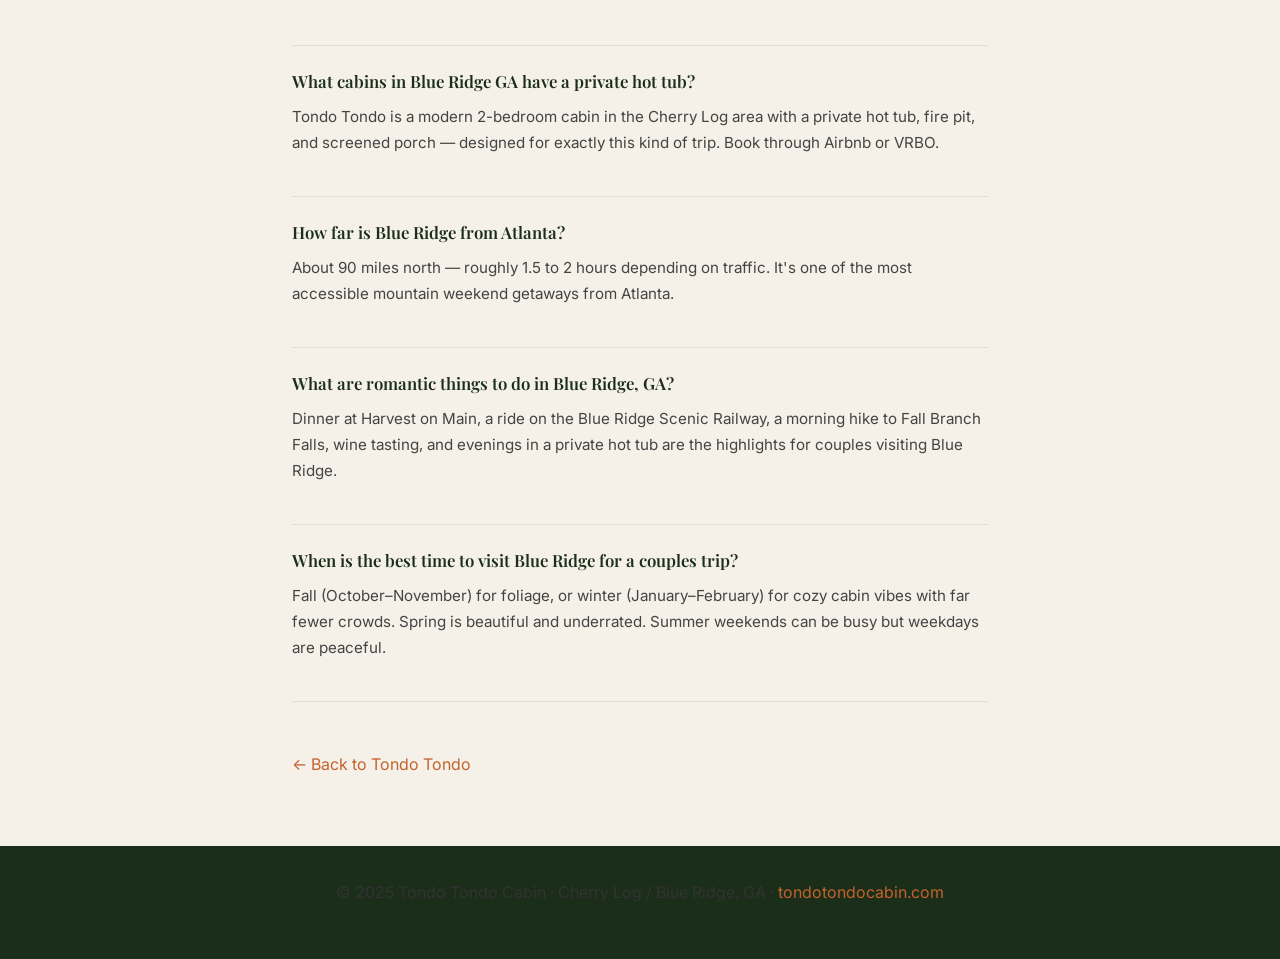
<file: TondoTondo/blog/couples-cabin-getaway-blue-ridge-ga.html>
<!DOCTYPE html>
<html lang="en">
<head>
  <meta charset="UTF-8">
  <meta name="viewport" content="width=device-width, initial-scale=1.0">
  <title>Best Couples Cabin Getaway in Blue Ridge, GA (2025) | Tondo Tondo</title>
  <meta name="description" content="Planning a couples retreat in Blue Ridge, GA? Tondo Tondo is a modern mountain cabin with a private hot tub, fire pit, and screened porch — perfect for a romantic weekend away from Atlanta.">
  <meta name="keywords" content="couples cabin Blue Ridge GA, romantic cabin Georgia mountains, Blue Ridge GA couples retreat, cabin getaway Atlanta, romantic weekend Blue Ridge Georgia">
  <link rel="canonical" href="https://tondotondocabin.com/blog/couples-cabin-getaway-blue-ridge-ga.html">
  <meta property="og:title" content="Best Couples Cabin Getaway in Blue Ridge, GA | Tondo Tondo">
  <meta property="og:description" content="A private hot tub, fire pit, screened porch, and 5 minutes from downtown Blue Ridge. The perfect couples retreat in the Georgia mountains.">
  <meta property="og:url" content="https://tondotondocabin.com/blog/couples-cabin-getaway-blue-ridge-ga.html">
  <meta property="og:type" content="article">
  <link rel="preconnect" href="https://fonts.googleapis.com">
  <link href="https://fonts.googleapis.com/css2?family=Playfair+Display:ital,wght@0,400;0,600;1,400&family=Inter:wght@300;400;500&display=swap" rel="stylesheet">

  <script type="application/ld+json">
  {
    "@context": "https://schema.org",
    "@type": "BlogPosting",
    "headline": "Best Couples Cabin Getaway in Blue Ridge, GA (2025)",
    "description": "A guide to planning the perfect couples retreat in Blue Ridge, Georgia — covering what to look for in a cabin, best romantic restaurants, and a full weekend itinerary.",
    "url": "https://tondotondocabin.com/blog/couples-cabin-getaway-blue-ridge-ga.html",
    "datePublished": "2025-06-01",
    "dateModified": "2025-06-01",
    "author": { "@type": "Organization", "name": "Tondo Tondo Cabin" },
    "publisher": { "@type": "Organization", "name": "Tondo Tondo Cabin", "url": "https://tondotondocabin.com" }
  }
  </script>

  <script type="application/ld+json">
  {
    "@context": "https://schema.org",
    "@type": "FAQPage",
    "mainEntity": [
      {
        "@type": "Question",
        "name": "Is Blue Ridge, GA good for a couples getaway?",
        "acceptedAnswer": { "@type": "Answer", "text": "Yes — Blue Ridge is one of the best couples destinations in Georgia. It offers private cabin rentals with hot tubs and fire pits, excellent farm-to-table restaurants, wine tastings, scenic hiking, and a charming downtown, all within 90 minutes of Atlanta." }
      },
      {
        "@type": "Question",
        "name": "What cabins in Blue Ridge GA have a hot tub for couples?",
        "acceptedAnswer": { "@type": "Answer", "text": "Tondo Tondo is a modern 2-bedroom cabin in the Cherry Log area near Blue Ridge with a private hot tub, fire pit, screened porch, and wooded setting ideal for couples. It sleeps up to 4 and is available on Airbnb and VRBO." }
      },
      {
        "@type": "Question",
        "name": "How far is Blue Ridge GA from Atlanta for a weekend trip?",
        "acceptedAnswer": { "@type": "Answer", "text": "Blue Ridge is about 90 miles north of Atlanta — roughly 1.5 to 2 hours by car. It's one of the most popular and accessible mountain weekend trips from the city." }
      },
      {
        "@type": "Question",
        "name": "What is a romantic thing to do in Blue Ridge, GA?",
        "acceptedAnswer": { "@type": "Answer", "text": "Romantic options in Blue Ridge include dinner at Harvest on Main, a ride on the Blue Ridge Scenic Railway, wine tasting at local vineyards, a morning hike to a waterfall, and evenings in a private hot tub under mountain stars." }
      }
    ]
  }
  </script>

  <style>
    :root {
      --forest: #1a2e1a;
      --cream: #f5f0e8;
      --terracotta: #c4622d;
      --warm-gray: #8a8070;
      --dark-text: #1a1a18;
    }
    * { margin: 0; padding: 0; box-sizing: border-box; }
    body { font-family: 'Inter', sans-serif; background: var(--cream); color: var(--dark-text); line-height: 1.8; }

    nav { background: var(--forest); padding: 1rem 2rem; display: flex; justify-content: space-between; align-items: center; position: sticky; top: 0; z-index: 100; }
    nav a { color: var(--cream); text-decoration: none; font-size: 0.85rem; letter-spacing: 0.08em; text-transform: uppercase; }
    nav .logo { font-family: 'Playfair Display', serif; font-size: 1.1rem; letter-spacing: 0.05em; }
    nav .book-btn { background: var(--terracotta); color: white; padding: 0.5rem 1.2rem; border-radius: 2px; font-weight: 500; font-size: 0.8rem; }

    .hero { background: var(--forest); color: var(--cream); padding: 5rem 2rem 4rem; text-align: center; }
    .hero .eyebrow { font-size: 0.75rem; letter-spacing: 0.15em; text-transform: uppercase; color: var(--terracotta); margin-bottom: 1rem; }
    .hero h1 { font-family: 'Playfair Display', serif; font-size: clamp(2rem, 5vw, 3.2rem); line-height: 1.2; max-width: 800px; margin: 0 auto 1.5rem; }
    .hero .meta { font-size: 0.85rem; color: var(--warm-gray); letter-spacing: 0.05em; }

    .container { max-width: 760px; margin: 0 auto; padding: 3rem 2rem; }

    h2 { font-family: 'Playfair Display', serif; font-size: 1.7rem; margin: 2.5rem 0 1rem; color: var(--forest); }
    h3 { font-family: 'Playfair Display', serif; font-size: 1.15rem; margin: 1.75rem 0 0.5rem; color: var(--forest); }
    p { margin-bottom: 1.25rem; font-size: 1rem; color: #333; }
    ul, ol { margin: 0 0 1.25rem 1.5rem; }
    li { margin-bottom: 0.6rem; font-size: 1rem; color: #333; }

    .itinerary-day { background: white; border: 1px solid #e8e0d0; border-radius: 4px; padding: 1.75rem 2rem; margin-bottom: 1.25rem; }
    .day-label { font-size: 0.7rem; letter-spacing: 0.15em; text-transform: uppercase; color: var(--terracotta); font-weight: 600; margin-bottom: 0.5rem; }
    .day-title { font-family: 'Playfair Display', serif; font-size: 1.2rem; color: var(--forest); margin-bottom: 1rem; }
    .day-item { display: flex; gap: 1rem; margin-bottom: 0.75rem; align-items: flex-start; }
    .day-time { font-size: 0.78rem; color: var(--warm-gray); min-width: 65px; padding-top: 0.15rem; font-weight: 500; }
    .day-desc { font-size: 0.92rem; color: #444; line-height: 1.6; }

    .feature-grid { display: grid; grid-template-columns: repeat(auto-fill, minmax(180px, 1fr)); gap: 1rem; margin: 1.5rem 0; }
    .feature-item { background: white; border: 1px solid #e8e0d0; padding: 1.25rem; border-radius: 4px; text-align: center; }
    .feature-icon { font-size: 1.5rem; margin-bottom: 0.5rem; }
    .feature-label { font-size: 0.85rem; color: #444; line-height: 1.4; }

    .quote-block { border-left: 3px solid var(--terracotta); padding: 1rem 1.5rem; margin: 2rem 0; background: white; }
    .quote-block p { font-family: 'Playfair Display', serif; font-style: italic; font-size: 1.1rem; color: var(--forest); margin: 0; line-height: 1.6; }

    .callout { background: var(--forest); color: var(--cream); padding: 2rem 2.5rem; border-radius: 4px; margin: 2.5rem 0; }
    .callout h3 { color: var(--cream); margin-top: 0; font-size: 1.3rem; }
    .callout p { color: rgba(245,240,232,0.85); margin-bottom: 0.75rem; }
    .callout .btn-row { display: flex; gap: 1rem; margin-top: 1.5rem; flex-wrap: wrap; }
    .btn { display: inline-block; padding: 0.75rem 1.75rem; border-radius: 2px; text-decoration: none; font-size: 0.9rem; font-weight: 500; letter-spacing: 0.04em; transition: opacity 0.2s; }
    .btn:hover { opacity: 0.85; }
    .btn-primary { background: var(--terracotta); color: white; }
    .btn-outline { border: 1px solid var(--cream); color: var(--cream); }

    .faq-section { margin: 3rem 0; }
    .faq-item { border-bottom: 1px solid #ddd; padding: 1.25rem 0; }
    .faq-item:first-child { border-top: 1px solid #ddd; }
    .faq-q { font-family: 'Playfair Display', serif; font-size: 1.05rem; font-weight: 600; margin-bottom: 0.5rem; color: var(--forest); }
    .faq-a { font-size: 0.95rem; color: #444; line-height: 1.7; }

    footer { background: var(--forest); color: var(--cream); text-align: center; padding: 2rem; font-size: 0.85rem; }
    footer a { color: var(--terracotta); text-decoration: none; }
  </style>
</head>
<body>

<nav>
  <a href="/" class="logo">Tondo Tondo</a>
  <div style="display:flex;gap:2rem;align-items:center;">
    <a href="/#about">About</a>
    <a href="/#amenities">Amenities</a>
    <a href="https://www.airbnb.com/rooms/1441561239381786811" target="_blank" class="book-btn">Book Now</a>
  </div>
</nav>

<div class="hero">
  <p class="eyebrow">Couples Retreat Guide</p>
  <h1>The Perfect Couples Cabin Getaway in Blue Ridge, GA</h1>
  <p class="meta">By Tondo Tondo Cabin &nbsp;·&nbsp; Blue Ridge, Georgia &nbsp;·&nbsp; Updated June 2025</p>
</div>

<div class="container">

  <p>There's a particular kind of exhaustion that comes from living in a city — the kind that a weekend in the Georgia mountains cures better than almost anything else. Blue Ridge has quietly become one of the best couples getaway destinations in the South: close enough to Atlanta to be practical, far enough to actually feel like you've left.</p>

  <p>This guide covers everything you need to plan a genuinely great couples trip — what to look for in a cabin, where to eat, and a complete weekend itinerary built around slowing down.</p>

  <div class="quote-block">
    <p>"not too much. not too little. just right."</p>
  </div>

  <h2>What to Look for in a Couples Cabin in Blue Ridge</h2>

  <p>A great couples cabin isn't just about the bed — it's about the whole experience. When evaluating options, prioritize:</p>

  <ul>
    <li><strong>Privacy</strong> — A wooded setting or enough distance from neighbors that you actually feel alone</li>
    <li><strong>A hot tub</strong> — Non-negotiable for most couples. Especially in fall and winter when the air is cold and the stars are out</li>
    <li><strong>Outdoor living space</strong> — A fire pit, deck, or screened porch dramatically extends where you spend your time</li>
    <li><strong>A real kitchen</strong> — One of the best parts of a cabin trip is cooking together instead of eating out every meal</li>
    <li><strong>Location balance</strong> — Close enough to town to have dinner options, far enough to have silence at night</li>
  </ul>

  <h2>Why Tondo Tondo Works for Couples</h2>

  <p>Tondo Tondo is a modern 2-bedroom cabin in Cherry Log, Georgia — the quiet community just south of Blue Ridge proper. It was designed with exactly the right balance in mind: private wooded setting, thoughtful interiors, and every outdoor feature that makes a mountain weekend feel luxurious without being excessive.</p>

  <div class="feature-grid">
    <div class="feature-item">
      <div class="feature-icon">🛁</div>
      <div class="feature-label">Private hot tub</div>
    </div>
    <div class="feature-item">
      <div class="feature-icon">🔥</div>
      <div class="feature-label">Fire pit with seating</div>
    </div>
    <div class="feature-item">
      <div class="feature-icon">🏡</div>
      <div class="feature-label">Screened porch</div>
    </div>
    <div class="feature-item">
      <div class="feature-icon">🌲</div>
      <div class="feature-label">Wooded private lot</div>
    </div>
    <div class="feature-item">
      <div class="feature-icon">🍳</div>
      <div class="feature-label">Fully equipped kitchen</div>
    </div>
    <div class="feature-item">
      <div class="feature-icon">📍</div>
      <div class="feature-label">5 min from downtown</div>
    </div>
    <div class="feature-item">
      <div class="feature-icon">📺</div>
      <div class="feature-label">Smart TV + board games</div>
    </div>
    <div class="feature-item">
      <div class="feature-icon">🌐</div>
      <div class="feature-label">High-speed WiFi</div>
    </div>
  </div>

  <p>The hot tub is probably the most-loved feature — particularly in cooler months when soaking under mountain stars after a day of hiking is about as good as it gets. The screened porch is a close second: a cup of coffee there on a foggy mountain morning is worth the whole trip.</p>

  <h2>The Perfect Blue Ridge Couples Weekend Itinerary</h2>

  <div class="itinerary-day">
    <p class="day-label">Day One</p>
    <p class="day-title">Friday — Arrive & Decompress</p>
    <div class="day-item">
      <span class="day-time">Afternoon</span>
      <span class="day-desc">Drive up from Atlanta (about 1.5–2 hours). Stop at Mercier Orchards on the way in — pick up fresh apple cider, a fried pie, and some preserves for the cabin.</span>
    </div>
    <div class="day-item">
      <span class="day-time">Evening</span>
      <span class="day-desc">Settle in, pour a glass of wine, and get the fire pit going. This is the night to do nothing. Eat something simple from the kitchen and let the mountain air work on you.</span>
    </div>
    <div class="day-item">
      <span class="day-time">Night</span>
      <span class="day-desc">Hot tub under the stars. The Blue Ridge Mountains have very little light pollution — on a clear night, it's remarkable.</span>
    </div>
  </div>

  <div class="itinerary-day">
    <p class="day-label">Day Two</p>
    <p class="day-title">Saturday — Adventure & Dinner</p>
    <div class="day-item">
      <span class="day-time">Morning</span>
      <span class="day-desc">Coffee on the screened porch. Cook breakfast in the cabin — the kitchen has everything you need. Take your time.</span>
    </div>
    <div class="day-item">
      <span class="day-time">Late Morning</span>
      <span class="day-desc">Hike to Fall Branch Falls. About 2.5 miles round trip through hardwood forest, ending at a beautiful waterfall. Bring water and layers.</span>
    </div>
    <div class="day-item">
      <span class="day-time">Afternoon</span>
      <span class="day-desc">Explore downtown Blue Ridge. Wander the shops, stop into a wine bar, get an ice cream. The main street is relaxed and genuinely pleasant.</span>
    </div>
    <div class="day-item">
      <span class="day-time">Evening</span>
      <span class="day-desc">Dinner at Harvest on Main — make a reservation. The food is excellent. Take your time over the meal; this is the centerpiece of the Saturday evening.</span>
    </div>
    <div class="day-item">
      <span class="day-time">Night</span>
      <span class="day-desc">Back to the cabin for board games, wine, and the fire pit. Or just the hot tub again — no judgment.</span>
    </div>
  </div>

  <div class="itinerary-day">
    <p class="day-label">Day Three</p>
    <p class="day-title">Sunday — Slow Morning & Head Home</p>
    <div class="day-item">
      <span class="day-time">Morning</span>
      <span class="day-desc">The slow morning is sacred. Don't set an alarm. Coffee on the porch. A walk around the wooded lot. Let Sunday be Sunday.</span>
    </div>
    <div class="day-item">
      <span class="day-time">Late Morning</span>
      <span class="day-desc">Brunch at Toccoa Riverside Restaurant in Mineral Bluff if you want one last meal out — a porch over the river is the right way to close the trip.</span>
    </div>
    <div class="day-item">
      <span class="day-time">Afternoon</span>
      <span class="day-desc">Head back toward Atlanta, stopping at the Blue Ridge Scenic Railway gift shop or any remaining downtown shops you missed.</span>
    </div>
  </div>

  <h2>Best Romantic Restaurants in Blue Ridge for Couples</h2>

  <h3>Harvest on Main</h3>
  <p>The best dinner in Blue Ridge, full stop. Farm-to-table Southern cooking with a thoughtful wine list. Romantic atmosphere, attentive service, and food that rewards the drive from Atlanta. Reserve well in advance on weekends.</p>

  <h3>Toccoa Riverside Restaurant</h3>
  <p>Breakfast and lunch on a porch directly over the Toccoa River. One of the most scenic places to eat in north Georgia. The pancakes and the view are both excellent.</p>

  <h3>Prohibition Brewing Company</h3>
  <p>For a more casual evening — great craft beer, solid food, and a lively porch that's dog-friendly and relaxed. Good for Saturday lunch before exploring downtown.</p>

  <h2>Tips for a Great Couples Trip to Blue Ridge</h2>
  <ul>
    <li><strong>Book early for fall.</strong> October in Blue Ridge is peak foliage season and cabins sell out weeks in advance. January and February are the best-kept secrets — quiet, cold, and perfectly cozy.</li>
    <li><strong>Bring your own groceries.</strong> Stock the cabin kitchen for at least one home-cooked dinner — cooking together is half the fun, and you'll save money for the nicer restaurant night.</li>
    <li><strong>Make a dinner reservation.</strong> Harvest on Main and other popular spots fill up on Friday and Saturday nights, especially in high season.</li>
    <li><strong>Check the railway schedule.</strong> The Blue Ridge Scenic Railway is a surprisingly romantic couple hours — book tickets online in advance if you want to go.</li>
    <li><strong>Get up early Saturday.</strong> The hiking trails and downtown Blue Ridge are both much more pleasant before 10am on a weekend.</li>
  </ul>

  <div class="callout">
    <h3>Book Tondo Tondo for Your Couples Retreat</h3>
    <p>A modern mountain cabin 5 minutes from downtown Blue Ridge. Private hot tub, fire pit, screened porch, and wooded privacy. Two bedrooms — keep one as a reading room. Available on Airbnb and VRBO.</p>
    <div class="btn-row">
      <a href="https://www.airbnb.com/rooms/1441561239381786811" target="_blank" class="btn btn-primary">Book on Airbnb</a>
      <a href="https://www.vrbo.com/4660478" target="_blank" class="btn btn-outline">Book on VRBO</a>
    </div>
  </div>

  <h2>Frequently Asked Questions</h2>

  <div class="faq-section">
    <div class="faq-item">
      <p class="faq-q">Is Blue Ridge, GA good for a couples getaway?</p>
      <p class="faq-a">Yes — Blue Ridge is one of the best couples destinations in Georgia. Private cabin rentals with hot tubs, excellent farm-to-table restaurants, scenic hiking, and a charming downtown, all within 90 minutes of Atlanta.</p>
    </div>
    <div class="faq-item">
      <p class="faq-q">What cabins in Blue Ridge GA have a private hot tub?</p>
      <p class="faq-a">Tondo Tondo is a modern 2-bedroom cabin in the Cherry Log area with a private hot tub, fire pit, and screened porch — designed for exactly this kind of trip. Book through Airbnb or VRBO.</p>
    </div>
    <div class="faq-item">
      <p class="faq-q">How far is Blue Ridge from Atlanta?</p>
      <p class="faq-a">About 90 miles north — roughly 1.5 to 2 hours depending on traffic. It's one of the most accessible mountain weekend getaways from Atlanta.</p>
    </div>
    <div class="faq-item">
      <p class="faq-q">What are romantic things to do in Blue Ridge, GA?</p>
      <p class="faq-a">Dinner at Harvest on Main, a ride on the Blue Ridge Scenic Railway, a morning hike to Fall Branch Falls, wine tasting, and evenings in a private hot tub are the highlights for couples visiting Blue Ridge.</p>
    </div>
    <div class="faq-item">
      <p class="faq-q">When is the best time to visit Blue Ridge for a couples trip?</p>
      <p class="faq-a">Fall (October–November) for foliage, or winter (January–February) for cozy cabin vibes with far fewer crowds. Spring is beautiful and underrated. Summer weekends can be busy but weekdays are peaceful.</p>
    </div>
  </div>

  <p style="margin-top:2rem;"><a href="/" style="color:var(--terracotta);text-decoration:none;">← Back to Tondo Tondo</a></p>

</div>

<footer>
  <p>© 2025 Tondo Tondo Cabin · Cherry Log / Blue Ridge, GA · <a href="/">tondotondocabin.com</a></p>
</footer>

</body>
</html>
</file>
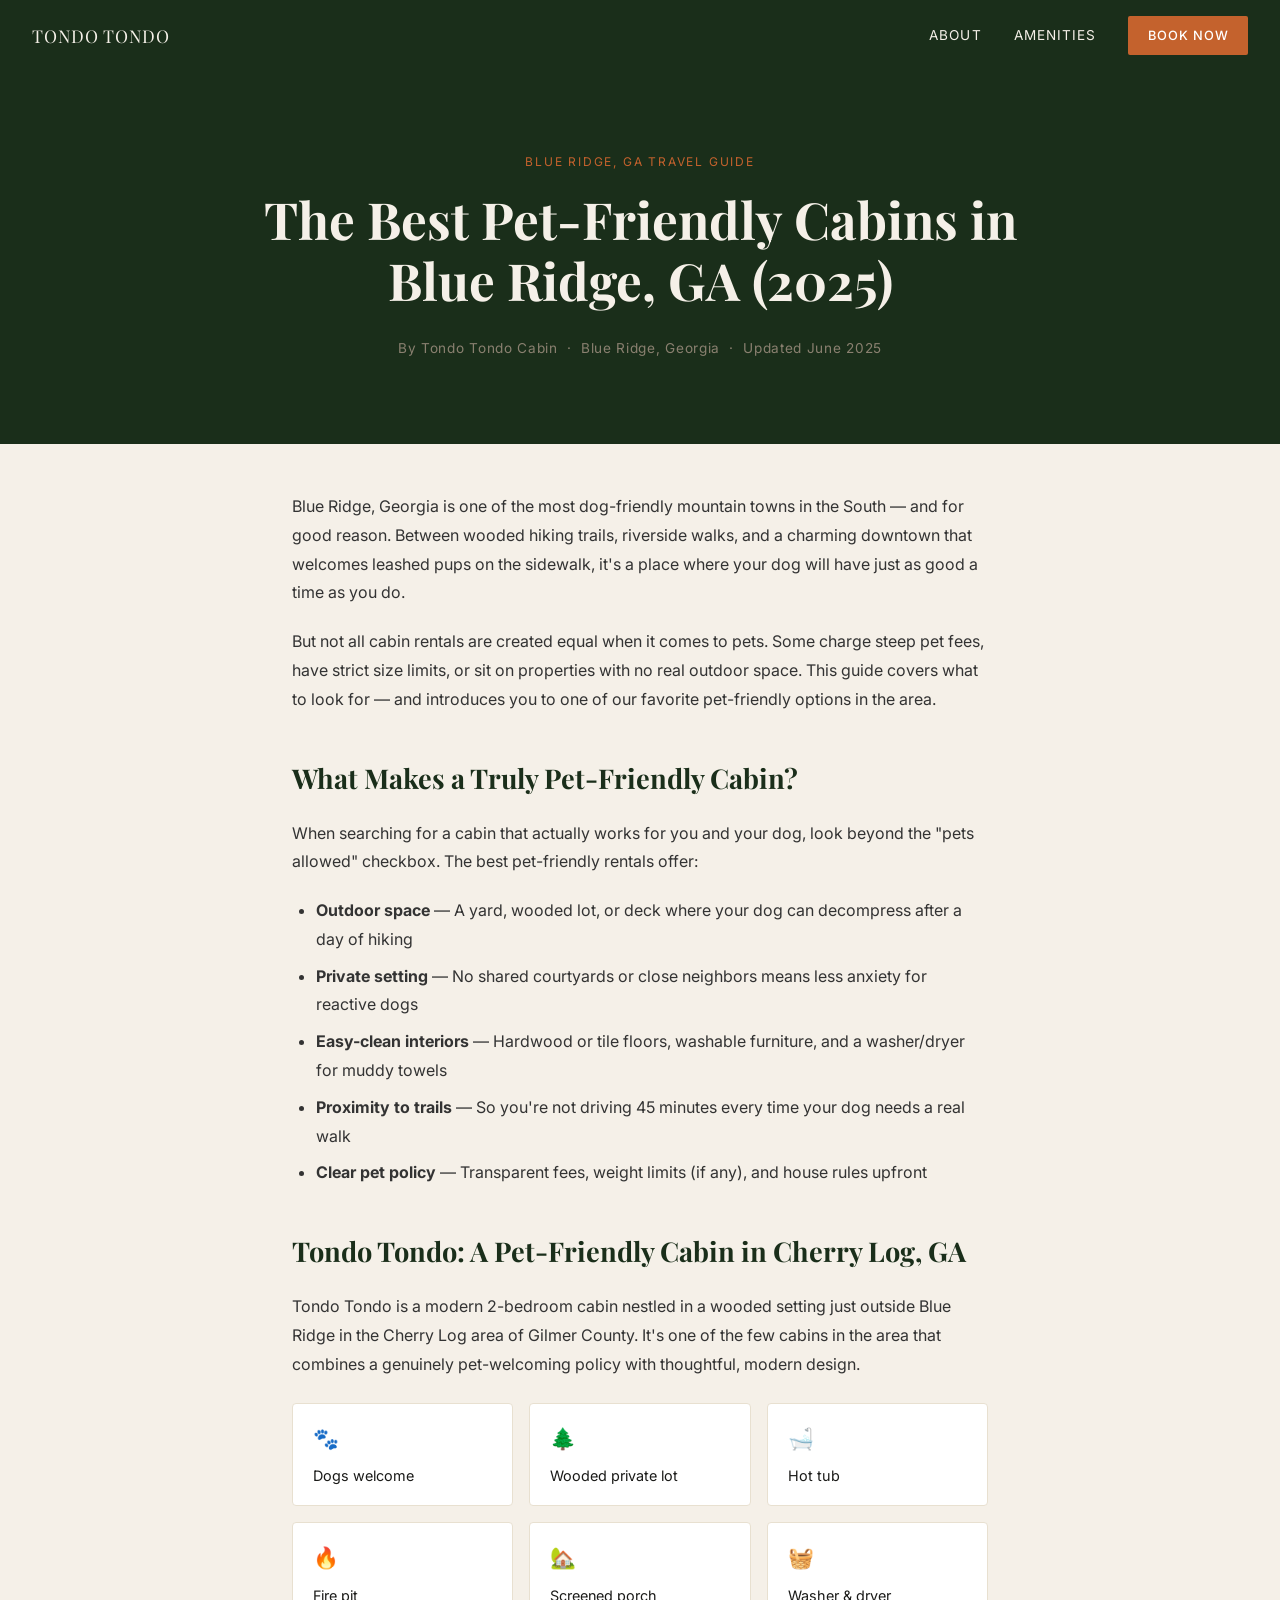
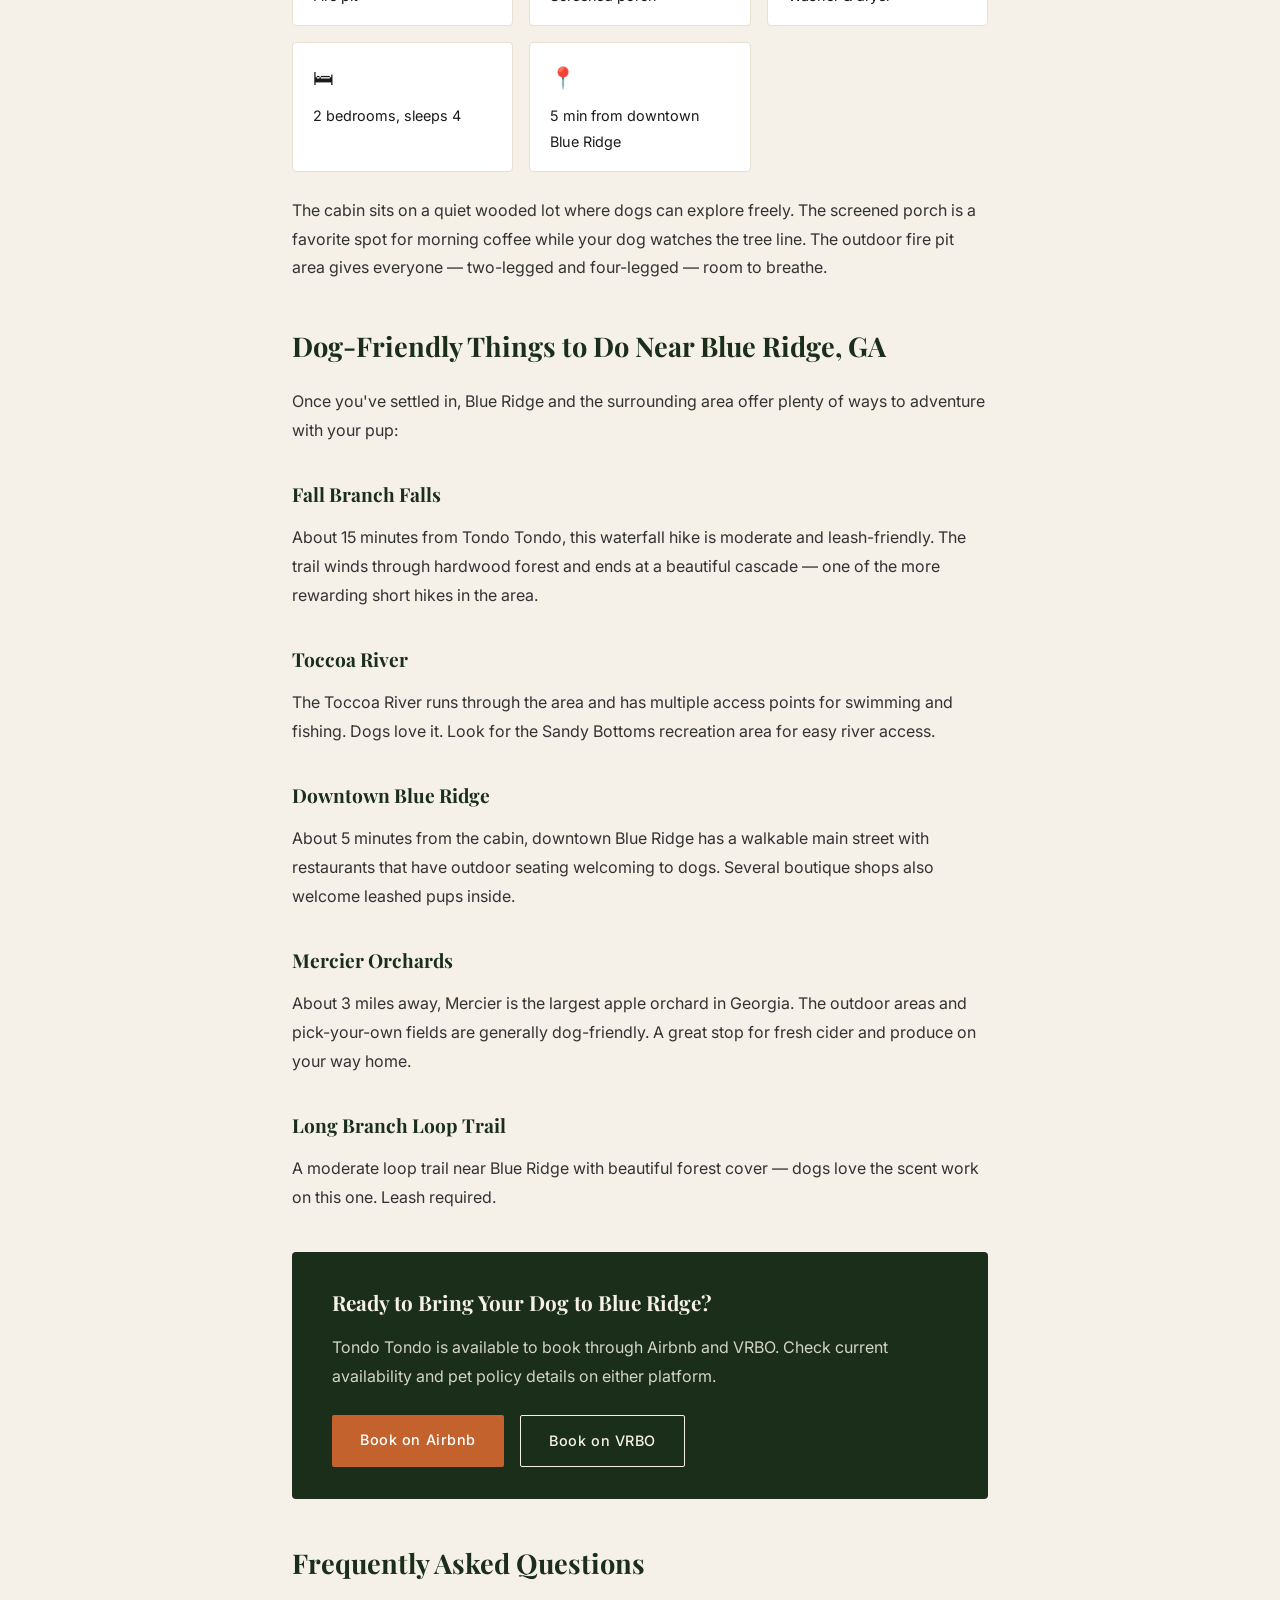
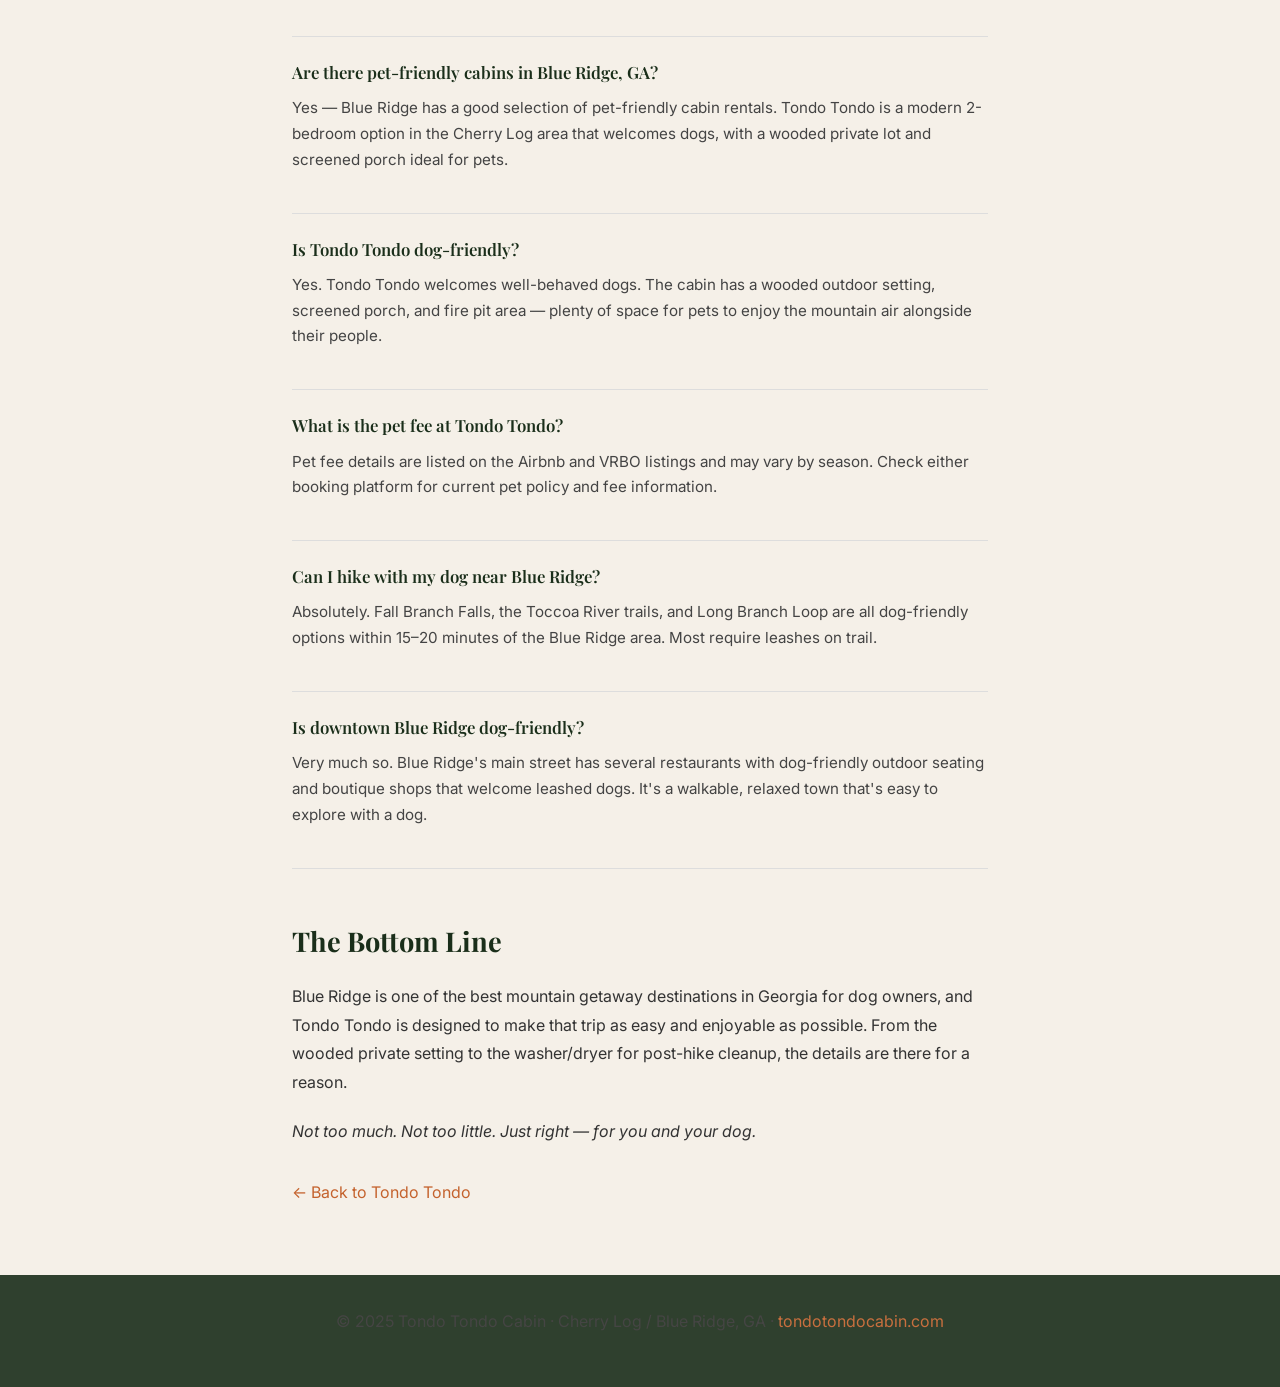
<file: TondoTondo/blog/pet-friendly-cabins-blue-ridge-ga.html>
<!DOCTYPE html>
<html lang="en">
<head>
  <meta charset="UTF-8">
  <meta name="viewport" content="width=device-width, initial-scale=1.0">
  <title>Best Pet-Friendly Cabins in Blue Ridge, GA (2025 Guide) | Tondo Tondo</title>
  <meta name="description" content="Looking for a pet-friendly cabin in Blue Ridge, GA? Tondo Tondo welcomes dogs in a wooded mountain setting with a hot tub, fire pit, and screened porch — 5 minutes from downtown Blue Ridge.">
  <meta name="keywords" content="pet-friendly cabin Blue Ridge GA, dog-friendly cabin Georgia mountains, cabin rental with pets Blue Ridge, Blue Ridge GA Airbnb pet friendly">
  <link rel="canonical" href="https://tondotondocabin.com/blog/pet-friendly-cabins-blue-ridge-ga.html">
  <meta property="og:title" content="Best Pet-Friendly Cabins in Blue Ridge, GA | Tondo Tondo">
  <meta property="og:description" content="Bring your dog to Blue Ridge. Tondo Tondo is a modern, pet-friendly mountain cabin with hot tub, fire pit, and wooded privacy.">
  <meta property="og:url" content="https://tondotondocabin.com/blog/pet-friendly-cabins-blue-ridge-ga.html">
  <meta property="og:type" content="article">
  <link rel="preconnect" href="https://fonts.googleapis.com">
  <link href="https://fonts.googleapis.com/css2?family=Playfair+Display:ital,wght@0,400;0,600;1,400&family=Inter:wght@300;400;500&display=swap" rel="stylesheet">

  <script type="application/ld+json">
  {
    "@context": "https://schema.org",
    "@type": "BlogPosting",
    "headline": "Best Pet-Friendly Cabins in Blue Ridge, GA (2025 Guide)",
    "description": "A complete guide to bringing your dog to Blue Ridge, Georgia — including what to look for in a pet-friendly cabin and why Tondo Tondo is a top choice for dog owners.",
    "url": "https://tondotondocabin.com/blog/pet-friendly-cabins-blue-ridge-ga.html",
    "datePublished": "2025-06-01",
    "dateModified": "2025-06-01",
    "author": { "@type": "Organization", "name": "Tondo Tondo Cabin" },
    "publisher": { "@type": "Organization", "name": "Tondo Tondo Cabin", "url": "https://tondotondocabin.com" },
    "mainEntityOfPage": "https://tondotondocabin.com/blog/pet-friendly-cabins-blue-ridge-ga.html",
    "keywords": ["pet-friendly cabin Blue Ridge GA", "dog-friendly Georgia mountain cabin", "Blue Ridge Airbnb pets allowed"],
    "about": {
      "@type": "LodgingBusiness",
      "name": "Tondo Tondo Cabin",
      "url": "https://tondotondocabin.com",
      "petsAllowed": true,
      "address": { "@type": "PostalAddress", "addressLocality": "Cherry Log", "addressRegion": "GA", "addressCountry": "US" }
    }
  }
  </script>

  <script type="application/ld+json">
  {
    "@context": "https://schema.org",
    "@type": "FAQPage",
    "mainEntity": [
      {
        "@type": "Question",
        "name": "Are there pet-friendly cabins in Blue Ridge, GA?",
        "acceptedAnswer": { "@type": "Answer", "text": "Yes. Blue Ridge has several pet-friendly cabin rentals. Tondo Tondo is a modern 2-bedroom cabin in the Cherry Log area that welcomes dogs, with a wooded yard, screened porch, and private setting ideal for pets." }
      },
      {
        "@type": "Question",
        "name": "Is Tondo Tondo pet-friendly?",
        "acceptedAnswer": { "@type": "Answer", "text": "Yes. Tondo Tondo welcomes well-behaved dogs. The cabin has a wooded outdoor setting, screened porch, and fire pit area — plenty of space for pets to enjoy the mountain air." }
      },
      {
        "@type": "Question",
        "name": "Is there a pet fee at Tondo Tondo?",
        "acceptedAnswer": { "@type": "Answer", "text": "Pet fee details are listed on the Airbnb and VRBO listings. Book through either platform to see current pricing and pet policies." }
      },
      {
        "@type": "Question",
        "name": "What are dog-friendly activities near Blue Ridge, GA?",
        "acceptedAnswer": { "@type": "Answer", "text": "Blue Ridge is very dog-friendly. Popular options include hiking at Fall Branch Falls (dogs allowed on leash), the Toccoa River trails, Mercier Orchards (outdoor areas), and the Blue Ridge downtown area where many shops welcome leashed dogs." }
      }
    ]
  }
  </script>

  <style>
    :root {
      --forest: #1a2e1a;
      --cream: #f5f0e8;
      --terracotta: #c4622d;
      --warm-gray: #8a8070;
      --dark-text: #1a1a18;
    }
    * { margin: 0; padding: 0; box-sizing: border-box; }
    body { font-family: 'Inter', sans-serif; background: var(--cream); color: var(--dark-text); line-height: 1.8; }

    nav {
      background: var(--forest);
      padding: 1rem 2rem;
      display: flex;
      justify-content: space-between;
      align-items: center;
      position: sticky;
      top: 0;
      z-index: 100;
    }
    nav a { color: var(--cream); text-decoration: none; font-size: 0.85rem; letter-spacing: 0.08em; text-transform: uppercase; }
    nav .logo { font-family: 'Playfair Display', serif; font-size: 1.1rem; letter-spacing: 0.05em; }
    nav .book-btn {
      background: var(--terracotta);
      color: white;
      padding: 0.5rem 1.2rem;
      border-radius: 2px;
      font-weight: 500;
      font-size: 0.8rem;
    }

    .hero {
      background: var(--forest);
      color: var(--cream);
      padding: 5rem 2rem 4rem;
      text-align: center;
    }
    .hero .eyebrow {
      font-size: 0.75rem;
      letter-spacing: 0.15em;
      text-transform: uppercase;
      color: var(--terracotta);
      margin-bottom: 1rem;
    }
    .hero h1 {
      font-family: 'Playfair Display', serif;
      font-size: clamp(2rem, 5vw, 3.2rem);
      line-height: 1.2;
      max-width: 760px;
      margin: 0 auto 1.5rem;
    }
    .hero .meta {
      font-size: 0.85rem;
      color: var(--warm-gray);
      letter-spacing: 0.05em;
    }

    .container {
      max-width: 760px;
      margin: 0 auto;
      padding: 3rem 2rem;
    }

    h2 {
      font-family: 'Playfair Display', serif;
      font-size: 1.7rem;
      margin: 2.5rem 0 1rem;
      color: var(--forest);
    }
    h3 {
      font-family: 'Playfair Display', serif;
      font-size: 1.2rem;
      margin: 2rem 0 0.75rem;
      color: var(--forest);
    }
    p { margin-bottom: 1.25rem; font-size: 1rem; color: #333; }
    ul, ol { margin: 0 0 1.25rem 1.5rem; }
    li { margin-bottom: 0.5rem; font-size: 1rem; color: #333; }

    .callout {
      background: var(--forest);
      color: var(--cream);
      padding: 2rem 2.5rem;
      border-radius: 4px;
      margin: 2.5rem 0;
    }
    .callout h3 { color: var(--cream); margin-top: 0; font-size: 1.3rem; }
    .callout p { color: rgba(245,240,232,0.85); margin-bottom: 0.75rem; }
    .callout .btn-row { display: flex; gap: 1rem; margin-top: 1.5rem; flex-wrap: wrap; }
    .btn {
      display: inline-block;
      padding: 0.75rem 1.75rem;
      border-radius: 2px;
      text-decoration: none;
      font-size: 0.9rem;
      font-weight: 500;
      letter-spacing: 0.04em;
      transition: opacity 0.2s;
    }
    .btn:hover { opacity: 0.85; }
    .btn-primary { background: var(--terracotta); color: white; }
    .btn-outline { border: 1px solid var(--cream); color: var(--cream); }

    .faq-section { margin: 3rem 0; }
    .faq-item { border-bottom: 1px solid #ddd; padding: 1.25rem 0; }
    .faq-item:first-child { border-top: 1px solid #ddd; }
    .faq-q { font-family: 'Playfair Display', serif; font-size: 1.05rem; font-weight: 600; margin-bottom: 0.5rem; color: var(--forest); }
    .faq-a { font-size: 0.95rem; color: #444; line-height: 1.7; }

    .amenity-grid {
      display: grid;
      grid-template-columns: repeat(auto-fill, minmax(200px, 1fr));
      gap: 1rem;
      margin: 1.5rem 0;
    }
    .amenity-item {
      background: white;
      border: 1px solid #e8e0d0;
      padding: 1rem 1.25rem;
      border-radius: 4px;
      font-size: 0.9rem;
    }
    .amenity-item .icon { font-size: 1.3rem; margin-bottom: 0.4rem; display: block; }

    footer {
      background: var(--forest);
      color: var(--cream);
      text-align: center;
      padding: 2rem;
      font-size: 0.85rem;
      opacity: 0.9;
    }
    footer a { color: var(--terracotta); text-decoration: none; }
  </style>
</head>
<body>

<nav>
  <a href="/" class="logo">Tondo Tondo</a>
  <div style="display:flex;gap:2rem;align-items:center;">
    <a href="/#about">About</a>
    <a href="/#amenities">Amenities</a>
    <a href="https://www.airbnb.com/rooms/1441561239381786811" target="_blank" class="book-btn">Book Now</a>
  </div>
</nav>

<div class="hero">
  <p class="eyebrow">Blue Ridge, GA Travel Guide</p>
  <h1>The Best Pet-Friendly Cabins in Blue Ridge, GA (2025)</h1>
  <p class="meta">By Tondo Tondo Cabin &nbsp;·&nbsp; Blue Ridge, Georgia &nbsp;·&nbsp; Updated June 2025</p>
</div>

<div class="container">

  <p>Blue Ridge, Georgia is one of the most dog-friendly mountain towns in the South — and for good reason. Between wooded hiking trails, riverside walks, and a charming downtown that welcomes leashed pups on the sidewalk, it's a place where your dog will have just as good a time as you do.</p>

  <p>But not all cabin rentals are created equal when it comes to pets. Some charge steep pet fees, have strict size limits, or sit on properties with no real outdoor space. This guide covers what to look for — and introduces you to one of our favorite pet-friendly options in the area.</p>

  <h2>What Makes a Truly Pet-Friendly Cabin?</h2>

  <p>When searching for a cabin that actually works for you and your dog, look beyond the "pets allowed" checkbox. The best pet-friendly rentals offer:</p>

  <ul>
    <li><strong>Outdoor space</strong> — A yard, wooded lot, or deck where your dog can decompress after a day of hiking</li>
    <li><strong>Private setting</strong> — No shared courtyards or close neighbors means less anxiety for reactive dogs</li>
    <li><strong>Easy-clean interiors</strong> — Hardwood or tile floors, washable furniture, and a washer/dryer for muddy towels</li>
    <li><strong>Proximity to trails</strong> — So you're not driving 45 minutes every time your dog needs a real walk</li>
    <li><strong>Clear pet policy</strong> — Transparent fees, weight limits (if any), and house rules upfront</li>
  </ul>

  <h2>Tondo Tondo: A Pet-Friendly Cabin in Cherry Log, GA</h2>

  <p>Tondo Tondo is a modern 2-bedroom cabin nestled in a wooded setting just outside Blue Ridge in the Cherry Log area of Gilmer County. It's one of the few cabins in the area that combines a genuinely pet-welcoming policy with thoughtful, modern design.</p>

  <div class="amenity-grid">
    <div class="amenity-item"><span class="icon">🐾</span>Dogs welcome</div>
    <div class="amenity-item"><span class="icon">🌲</span>Wooded private lot</div>
    <div class="amenity-item"><span class="icon">🛁</span>Hot tub</div>
    <div class="amenity-item"><span class="icon">🔥</span>Fire pit</div>
    <div class="amenity-item"><span class="icon">🏡</span>Screened porch</div>
    <div class="amenity-item"><span class="icon">🧺</span>Washer & dryer</div>
    <div class="amenity-item"><span class="icon">🛏</span>2 bedrooms, sleeps 4</div>
    <div class="amenity-item"><span class="icon">📍</span>5 min from downtown Blue Ridge</div>
  </div>

  <p>The cabin sits on a quiet wooded lot where dogs can explore freely. The screened porch is a favorite spot for morning coffee while your dog watches the tree line. The outdoor fire pit area gives everyone — two-legged and four-legged — room to breathe.</p>

  <h2>Dog-Friendly Things to Do Near Blue Ridge, GA</h2>

  <p>Once you've settled in, Blue Ridge and the surrounding area offer plenty of ways to adventure with your pup:</p>

  <h3>Fall Branch Falls</h3>
  <p>About 15 minutes from Tondo Tondo, this waterfall hike is moderate and leash-friendly. The trail winds through hardwood forest and ends at a beautiful cascade — one of the more rewarding short hikes in the area.</p>

  <h3>Toccoa River</h3>
  <p>The Toccoa River runs through the area and has multiple access points for swimming and fishing. Dogs love it. Look for the Sandy Bottoms recreation area for easy river access.</p>

  <h3>Downtown Blue Ridge</h3>
  <p>About 5 minutes from the cabin, downtown Blue Ridge has a walkable main street with restaurants that have outdoor seating welcoming to dogs. Several boutique shops also welcome leashed pups inside.</p>

  <h3>Mercier Orchards</h3>
  <p>About 3 miles away, Mercier is the largest apple orchard in Georgia. The outdoor areas and pick-your-own fields are generally dog-friendly. A great stop for fresh cider and produce on your way home.</p>

  <h3>Long Branch Loop Trail</h3>
  <p>A moderate loop trail near Blue Ridge with beautiful forest cover — dogs love the scent work on this one. Leash required.</p>

  <div class="callout">
    <h3>Ready to Bring Your Dog to Blue Ridge?</h3>
    <p>Tondo Tondo is available to book through Airbnb and VRBO. Check current availability and pet policy details on either platform.</p>
    <div class="btn-row">
      <a href="https://www.airbnb.com/rooms/1441561239381786811" target="_blank" class="btn btn-primary">Book on Airbnb</a>
      <a href="https://www.vrbo.com/4660478" target="_blank" class="btn btn-outline">Book on VRBO</a>
    </div>
  </div>

  <h2>Frequently Asked Questions</h2>

  <div class="faq-section">
    <div class="faq-item">
      <p class="faq-q">Are there pet-friendly cabins in Blue Ridge, GA?</p>
      <p class="faq-a">Yes — Blue Ridge has a good selection of pet-friendly cabin rentals. Tondo Tondo is a modern 2-bedroom option in the Cherry Log area that welcomes dogs, with a wooded private lot and screened porch ideal for pets.</p>
    </div>
    <div class="faq-item">
      <p class="faq-q">Is Tondo Tondo dog-friendly?</p>
      <p class="faq-a">Yes. Tondo Tondo welcomes well-behaved dogs. The cabin has a wooded outdoor setting, screened porch, and fire pit area — plenty of space for pets to enjoy the mountain air alongside their people.</p>
    </div>
    <div class="faq-item">
      <p class="faq-q">What is the pet fee at Tondo Tondo?</p>
      <p class="faq-a">Pet fee details are listed on the Airbnb and VRBO listings and may vary by season. Check either booking platform for current pet policy and fee information.</p>
    </div>
    <div class="faq-item">
      <p class="faq-q">Can I hike with my dog near Blue Ridge?</p>
      <p class="faq-a">Absolutely. Fall Branch Falls, the Toccoa River trails, and Long Branch Loop are all dog-friendly options within 15–20 minutes of the Blue Ridge area. Most require leashes on trail.</p>
    </div>
    <div class="faq-item">
      <p class="faq-q">Is downtown Blue Ridge dog-friendly?</p>
      <p class="faq-a">Very much so. Blue Ridge's main street has several restaurants with dog-friendly outdoor seating and boutique shops that welcome leashed dogs. It's a walkable, relaxed town that's easy to explore with a dog.</p>
    </div>
  </div>

  <h2>The Bottom Line</h2>
  <p>Blue Ridge is one of the best mountain getaway destinations in Georgia for dog owners, and Tondo Tondo is designed to make that trip as easy and enjoyable as possible. From the wooded private setting to the washer/dryer for post-hike cleanup, the details are there for a reason.</p>
  <p><em>Not too much. Not too little. Just right — for you and your dog.</em></p>

  <p style="margin-top:2rem;"><a href="/" style="color:var(--terracotta);text-decoration:none;">← Back to Tondo Tondo</a></p>

</div>

<footer>
  <p>© 2025 Tondo Tondo Cabin · Cherry Log / Blue Ridge, GA · <a href="/">tondotondocabin.com</a></p>
</footer>

</body>
</html>
</file>
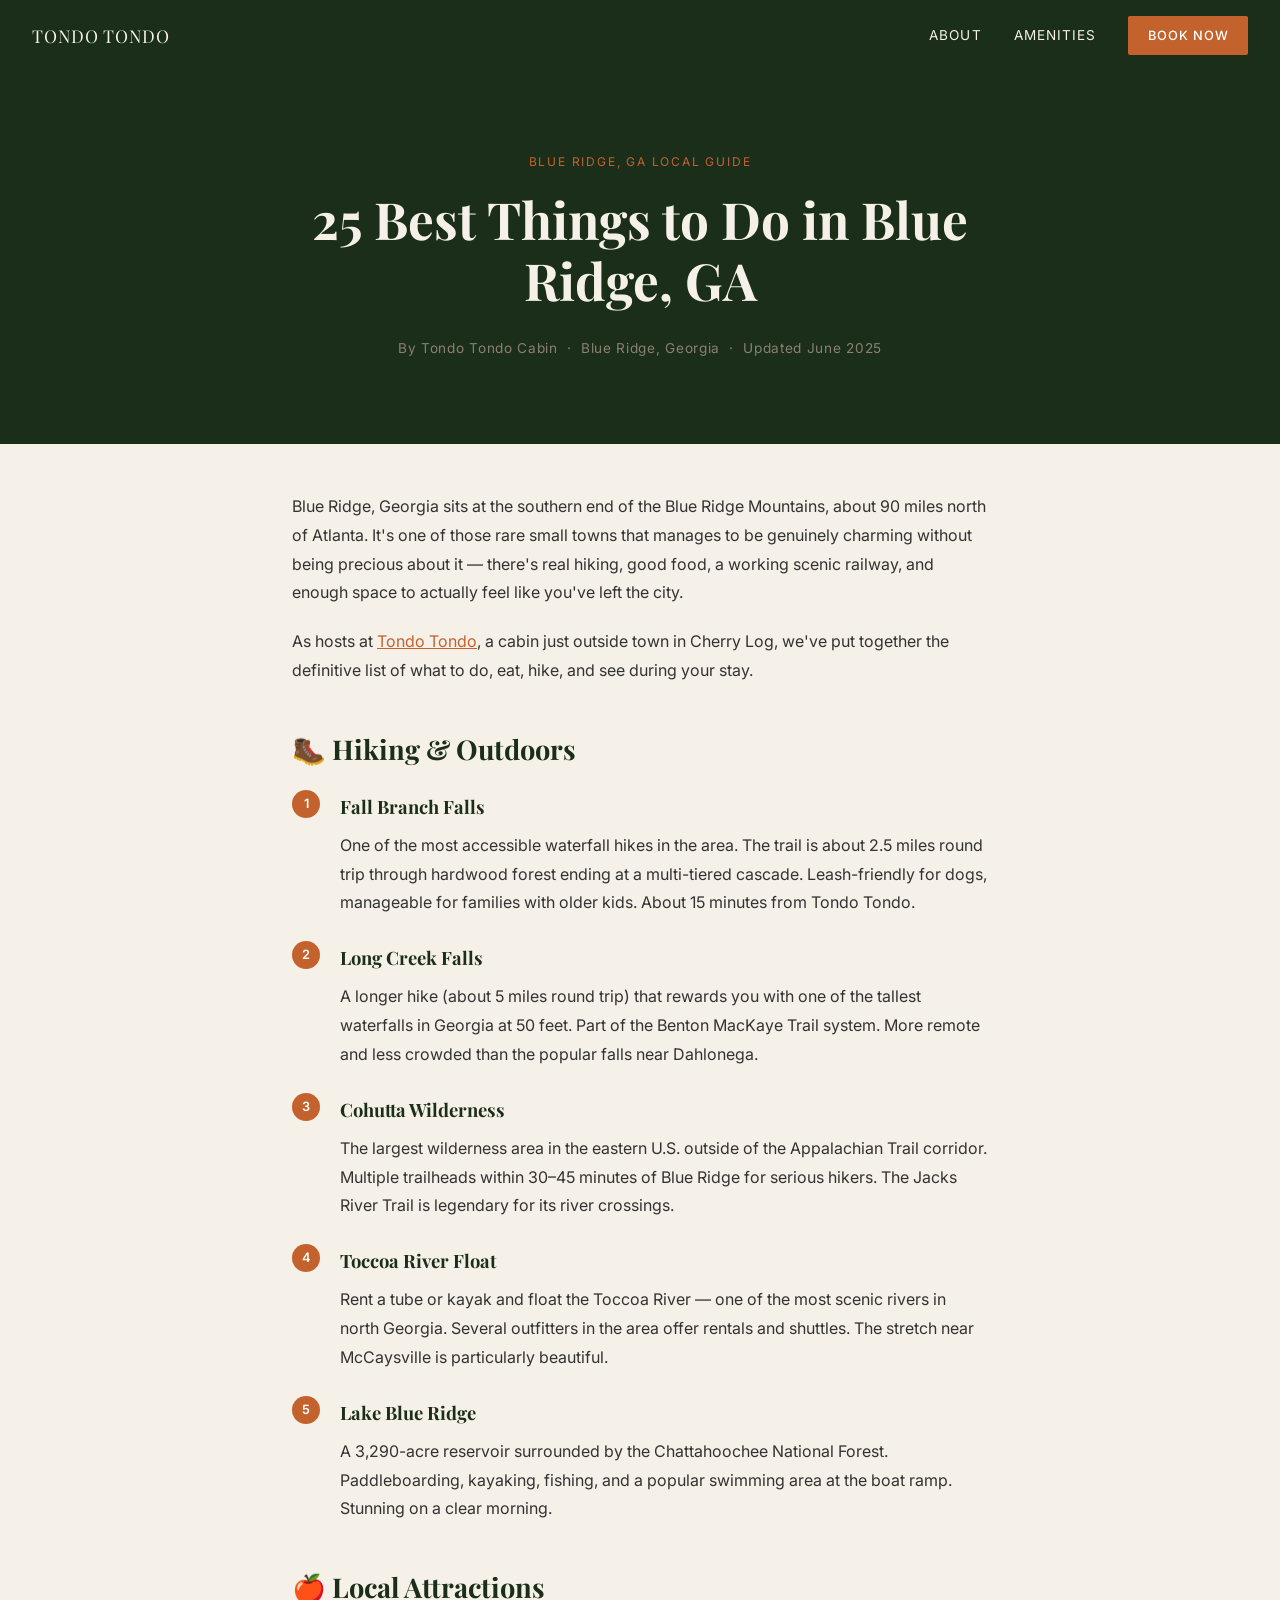
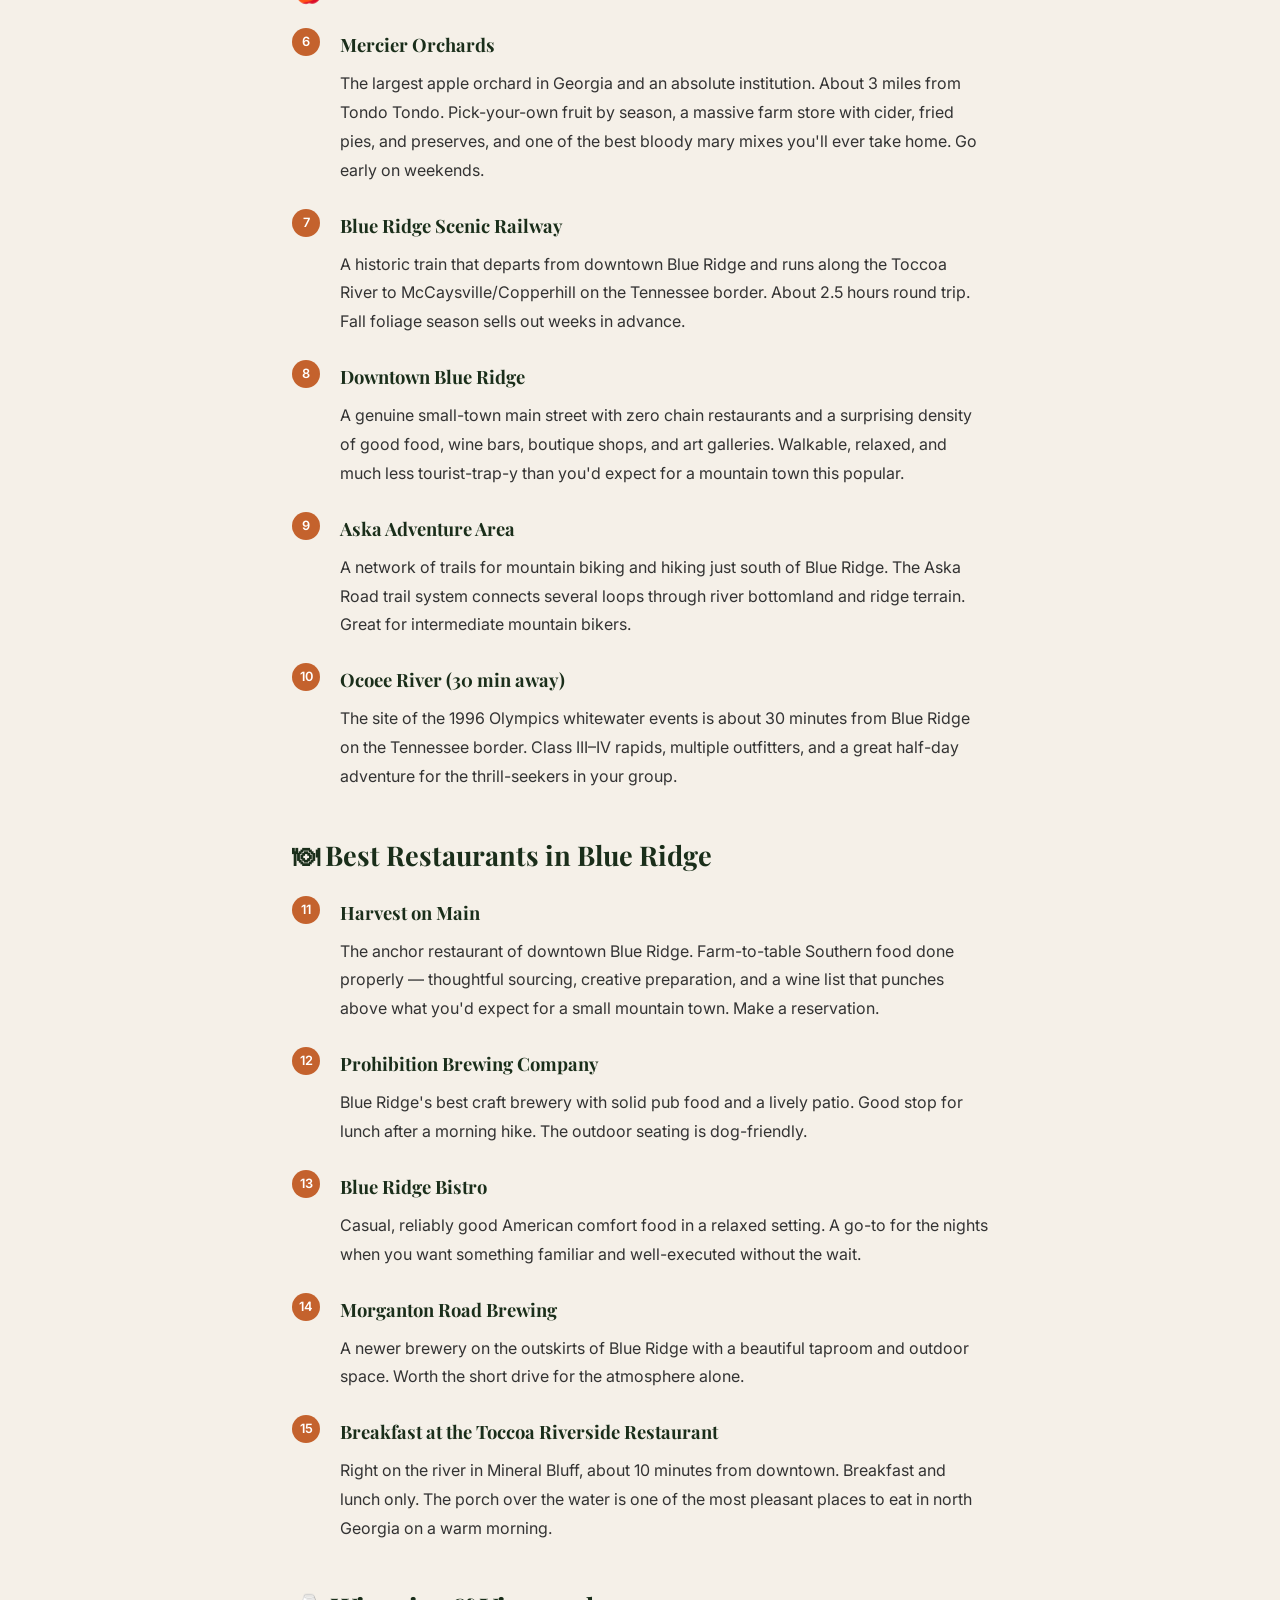
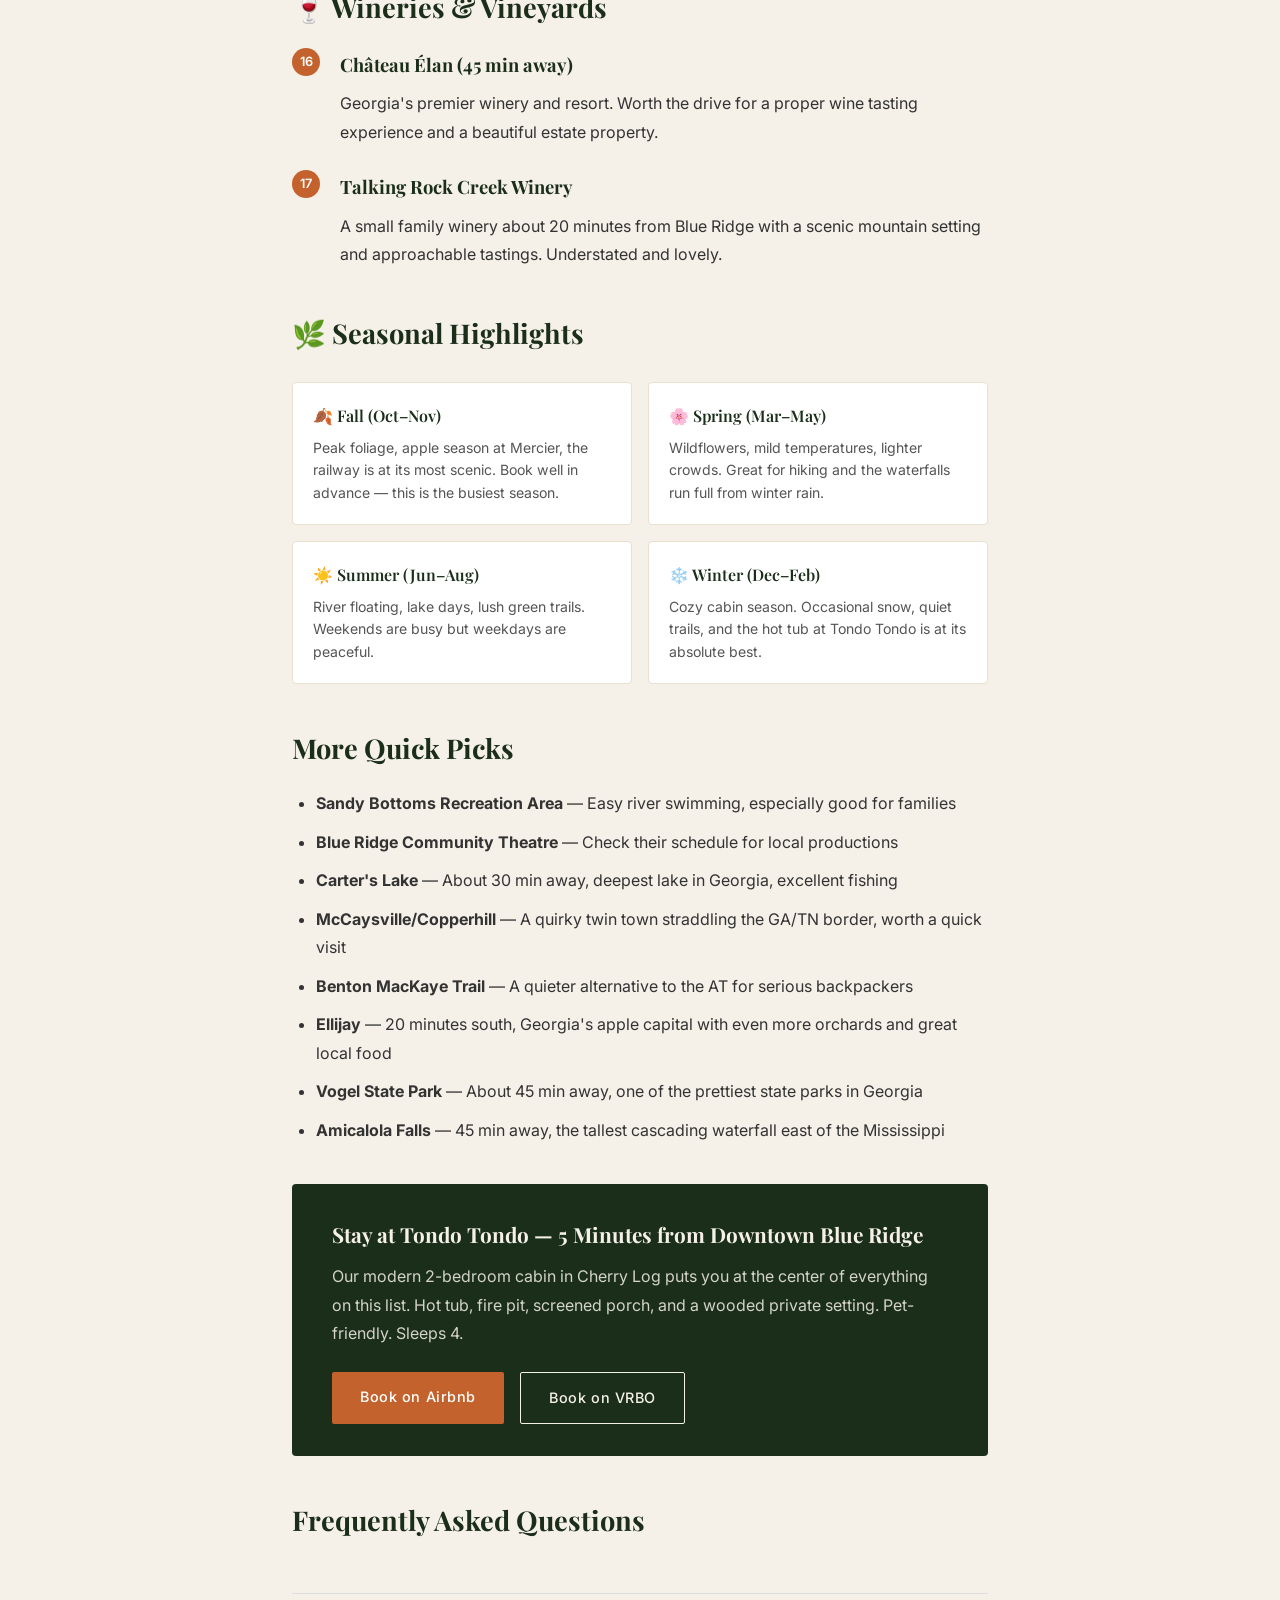
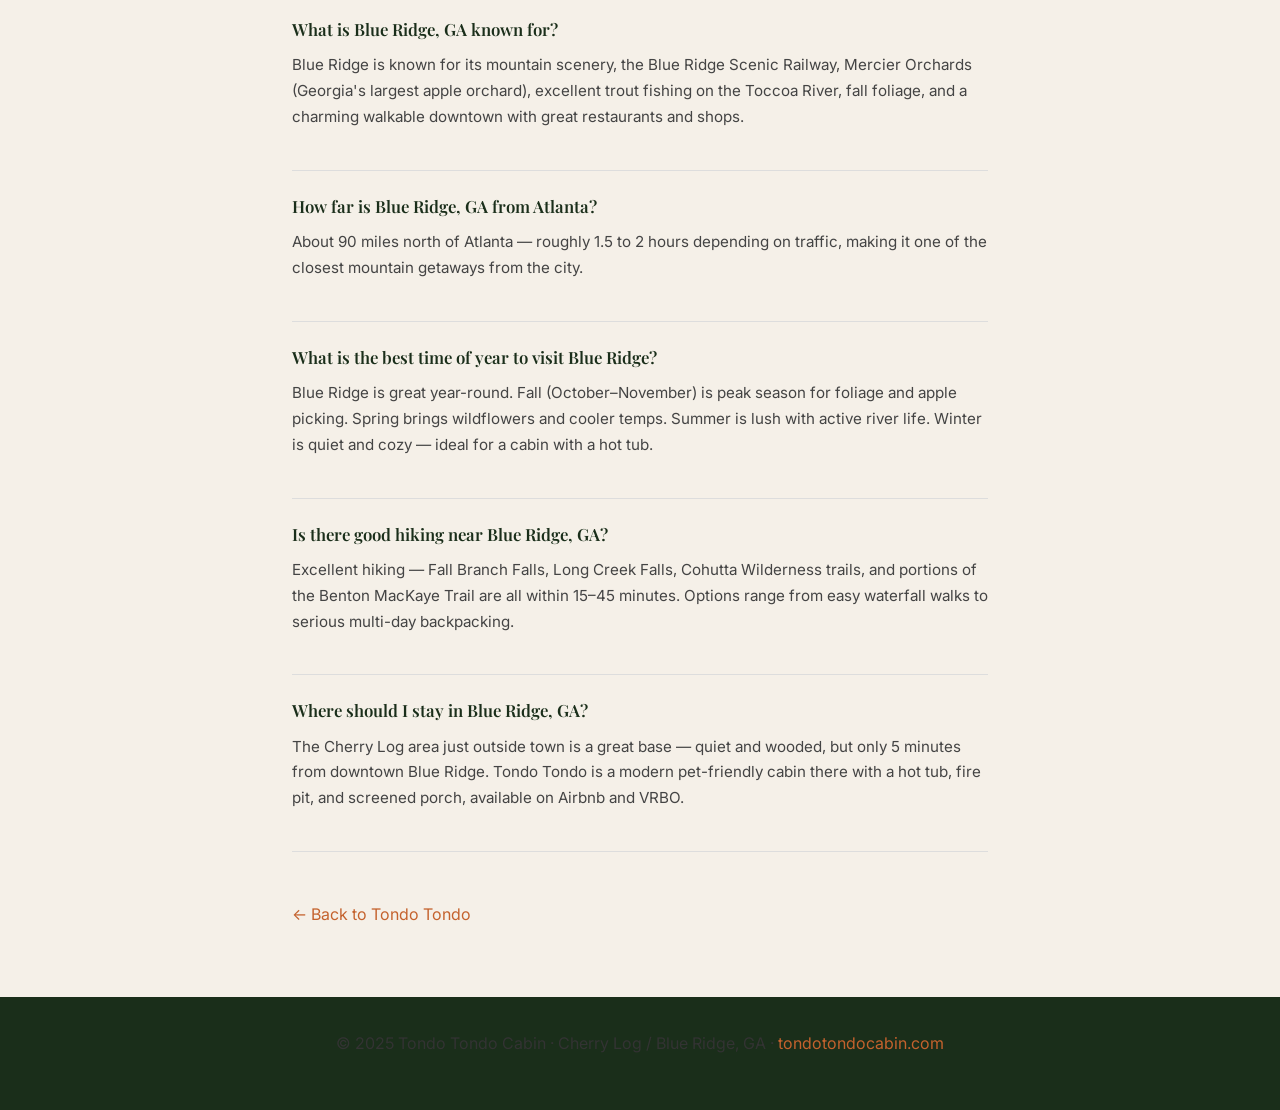
<file: TondoTondo/blog/things-to-do-blue-ridge-ga.html>
<!DOCTYPE html>
<html lang="en">
<head>
  <meta charset="UTF-8">
  <meta name="viewport" content="width=device-width, initial-scale=1.0">
  <title>25 Best Things to Do in Blue Ridge, GA (Local Guide 2025) | Tondo Tondo</title>
  <meta name="description" content="The local's guide to Blue Ridge, GA — best hikes, restaurants, orchards, river spots, and hidden gems near our cabin. Updated for 2025.">
  <meta name="keywords" content="things to do Blue Ridge GA, Blue Ridge Georgia activities, best restaurants Blue Ridge GA, hiking near Blue Ridge Georgia, Blue Ridge weekend itinerary">
  <link rel="canonical" href="https://tondotondocabin.com/blog/things-to-do-blue-ridge-ga.html">
  <meta property="og:title" content="25 Best Things to Do in Blue Ridge, GA | Tondo Tondo Local Guide">
  <meta property="og:description" content="Hikes, restaurants, orchards, rivers, and hidden gems — the complete local guide to Blue Ridge, GA from the hosts at Tondo Tondo cabin.">
  <meta property="og:url" content="https://tondotondocabin.com/blog/things-to-do-blue-ridge-ga.html">
  <meta property="og:type" content="article">
  <link rel="preconnect" href="https://fonts.googleapis.com">
  <link href="https://fonts.googleapis.com/css2?family=Playfair+Display:ital,wght@0,400;0,600;1,400&family=Inter:wght@300;400;500&display=swap" rel="stylesheet">

  <script type="application/ld+json">
  {
    "@context": "https://schema.org",
    "@type": "BlogPosting",
    "headline": "25 Best Things to Do in Blue Ridge, GA (2025 Local Guide)",
    "description": "A comprehensive local guide to Blue Ridge, Georgia — covering the best hikes, restaurants, seasonal attractions, and hidden gems, written by the hosts of Tondo Tondo cabin.",
    "url": "https://tondotondocabin.com/blog/things-to-do-blue-ridge-ga.html",
    "datePublished": "2025-06-01",
    "dateModified": "2025-06-01",
    "author": { "@type": "Organization", "name": "Tondo Tondo Cabin" },
    "publisher": { "@type": "Organization", "name": "Tondo Tondo Cabin", "url": "https://tondotondocabin.com" },
    "about": [
      { "@type": "City", "name": "Blue Ridge", "containedInPlace": { "@type": "State", "name": "Georgia" } },
      { "@type": "TouristDestination", "name": "Blue Ridge, GA", "touristType": ["Couples", "Families", "Hikers", "Foodies"] }
    ]
  }
  </script>

  <script type="application/ld+json">
  {
    "@context": "https://schema.org",
    "@type": "FAQPage",
    "mainEntity": [
      {
        "@type": "Question",
        "name": "What is Blue Ridge, GA known for?",
        "acceptedAnswer": { "@type": "Answer", "text": "Blue Ridge, Georgia is known for its scenic mountain setting in the Blue Ridge Mountains, the Blue Ridge Scenic Railway, Mercier Orchards (the largest apple orchard in Georgia), outstanding trout fishing on the Toccoa River, fall foliage, and a charming walkable downtown with restaurants, wine bars, and boutique shops." }
      },
      {
        "@type": "Question",
        "name": "How far is Blue Ridge, GA from Atlanta?",
        "acceptedAnswer": { "@type": "Answer", "text": "Blue Ridge is approximately 90 miles north of Atlanta — about a 1.5 to 2 hour drive depending on traffic, making it one of the closest mountain getaways from the city." }
      },
      {
        "@type": "Question",
        "name": "What is the best time of year to visit Blue Ridge, GA?",
        "acceptedAnswer": { "@type": "Answer", "text": "Blue Ridge is beautiful year-round. Fall (October–November) is peak season for foliage. Spring brings wildflowers and mild temps. Summer is lush and green with active river life. Winter is quieter with cozy cabin vibes and occasional snow." }
      },
      {
        "@type": "Question",
        "name": "Is there good hiking near Blue Ridge, GA?",
        "acceptedAnswer": { "@type": "Answer", "text": "Yes — Blue Ridge has excellent hiking options at all difficulty levels. Highlights include Fall Branch Falls (easy to moderate, ends at a waterfall), Long Creek Falls, Cohutta Wilderness trails, and parts of the Benton MacKaye Trail. Most are within 15–30 minutes of downtown." }
      }
    ]
  }
  </script>

  <style>
    :root {
      --forest: #1a2e1a;
      --cream: #f5f0e8;
      --terracotta: #c4622d;
      --warm-gray: #8a8070;
      --dark-text: #1a1a18;
    }
    * { margin: 0; padding: 0; box-sizing: border-box; }
    body { font-family: 'Inter', sans-serif; background: var(--cream); color: var(--dark-text); line-height: 1.8; }

    nav {
      background: var(--forest);
      padding: 1rem 2rem;
      display: flex;
      justify-content: space-between;
      align-items: center;
      position: sticky;
      top: 0;
      z-index: 100;
    }
    nav a { color: var(--cream); text-decoration: none; font-size: 0.85rem; letter-spacing: 0.08em; text-transform: uppercase; }
    nav .logo { font-family: 'Playfair Display', serif; font-size: 1.1rem; letter-spacing: 0.05em; }
    nav .book-btn { background: var(--terracotta); color: white; padding: 0.5rem 1.2rem; border-radius: 2px; font-weight: 500; font-size: 0.8rem; }

    .hero { background: var(--forest); color: var(--cream); padding: 5rem 2rem 4rem; text-align: center; }
    .hero .eyebrow { font-size: 0.75rem; letter-spacing: 0.15em; text-transform: uppercase; color: var(--terracotta); margin-bottom: 1rem; }
    .hero h1 { font-family: 'Playfair Display', serif; font-size: clamp(2rem, 5vw, 3.2rem); line-height: 1.2; max-width: 800px; margin: 0 auto 1.5rem; }
    .hero .meta { font-size: 0.85rem; color: var(--warm-gray); letter-spacing: 0.05em; }

    .container { max-width: 760px; margin: 0 auto; padding: 3rem 2rem; }

    h2 { font-family: 'Playfair Display', serif; font-size: 1.7rem; margin: 2.5rem 0 1rem; color: var(--forest); }
    h3 { font-family: 'Playfair Display', serif; font-size: 1.15rem; margin: 1.75rem 0 0.5rem; color: var(--forest); }
    p { margin-bottom: 1.25rem; font-size: 1rem; color: #333; }
    ul, ol { margin: 0 0 1.25rem 1.5rem; }
    li { margin-bottom: 0.6rem; font-size: 1rem; color: #333; }

    .activity-number {
      display: inline-block;
      background: var(--terracotta);
      color: white;
      width: 28px;
      height: 28px;
      border-radius: 50%;
      text-align: center;
      line-height: 28px;
      font-size: 0.8rem;
      font-weight: 600;
      margin-right: 0.5rem;
      flex-shrink: 0;
    }
    .activity { display: flex; align-items: flex-start; gap: 0.75rem; margin-bottom: 1.5rem; }
    .activity-content h3 { margin-top: 0; }
    .activity-content p { margin-bottom: 0; }

    .category-label {
      display: inline-block;
      font-size: 0.7rem;
      letter-spacing: 0.12em;
      text-transform: uppercase;
      color: var(--terracotta);
      font-weight: 500;
      margin-bottom: 0.5rem;
    }

    .callout { background: var(--forest); color: var(--cream); padding: 2rem 2.5rem; border-radius: 4px; margin: 2.5rem 0; }
    .callout h3 { color: var(--cream); margin-top: 0; font-size: 1.3rem; }
    .callout p { color: rgba(245,240,232,0.85); margin-bottom: 0.75rem; }
    .callout .btn-row { display: flex; gap: 1rem; margin-top: 1.5rem; flex-wrap: wrap; }
    .btn { display: inline-block; padding: 0.75rem 1.75rem; border-radius: 2px; text-decoration: none; font-size: 0.9rem; font-weight: 500; letter-spacing: 0.04em; transition: opacity 0.2s; }
    .btn:hover { opacity: 0.85; }
    .btn-primary { background: var(--terracotta); color: white; }
    .btn-outline { border: 1px solid var(--cream); color: var(--cream); }

    .faq-section { margin: 3rem 0; }
    .faq-item { border-bottom: 1px solid #ddd; padding: 1.25rem 0; }
    .faq-item:first-child { border-top: 1px solid #ddd; }
    .faq-q { font-family: 'Playfair Display', serif; font-size: 1.05rem; font-weight: 600; margin-bottom: 0.5rem; color: var(--forest); }
    .faq-a { font-size: 0.95rem; color: #444; line-height: 1.7; }

    .season-grid { display: grid; grid-template-columns: repeat(2, 1fr); gap: 1rem; margin: 1.5rem 0; }
    .season-card { background: white; border: 1px solid #e8e0d0; padding: 1.25rem; border-radius: 4px; }
    .season-card .season-name { font-family: 'Playfair Display', serif; font-size: 1rem; color: var(--forest); margin-bottom: 0.5rem; font-weight: 600; }
    .season-card p { font-size: 0.88rem; color: #555; margin: 0; line-height: 1.6; }

    footer { background: var(--forest); color: var(--cream); text-align: center; padding: 2rem; font-size: 0.85rem; }
    footer a { color: var(--terracotta); text-decoration: none; }

    @media (max-width: 600px) {
      .season-grid { grid-template-columns: 1fr; }
    }
  </style>
</head>
<body>

<nav>
  <a href="/" class="logo">Tondo Tondo</a>
  <div style="display:flex;gap:2rem;align-items:center;">
    <a href="/#about">About</a>
    <a href="/#amenities">Amenities</a>
    <a href="https://www.airbnb.com/rooms/1441561239381786811" target="_blank" class="book-btn">Book Now</a>
  </div>
</nav>

<div class="hero">
  <p class="eyebrow">Blue Ridge, GA Local Guide</p>
  <h1>25 Best Things to Do in Blue Ridge, GA</h1>
  <p class="meta">By Tondo Tondo Cabin &nbsp;·&nbsp; Blue Ridge, Georgia &nbsp;·&nbsp; Updated June 2025</p>
</div>

<div class="container">

  <p>Blue Ridge, Georgia sits at the southern end of the Blue Ridge Mountains, about 90 miles north of Atlanta. It's one of those rare small towns that manages to be genuinely charming without being precious about it — there's real hiking, good food, a working scenic railway, and enough space to actually feel like you've left the city.</p>

  <p>As hosts at <a href="/" style="color:var(--terracotta)">Tondo Tondo</a>, a cabin just outside town in Cherry Log, we've put together the definitive list of what to do, eat, hike, and see during your stay.</p>

  <h2>🥾 Hiking & Outdoors</h2>

  <div class="activity">
    <span class="activity-number">1</span>
    <div class="activity-content">
      <h3>Fall Branch Falls</h3>
      <p>One of the most accessible waterfall hikes in the area. The trail is about 2.5 miles round trip through hardwood forest ending at a multi-tiered cascade. Leash-friendly for dogs, manageable for families with older kids. About 15 minutes from Tondo Tondo.</p>
    </div>
  </div>

  <div class="activity">
    <span class="activity-number">2</span>
    <div class="activity-content">
      <h3>Long Creek Falls</h3>
      <p>A longer hike (about 5 miles round trip) that rewards you with one of the tallest waterfalls in Georgia at 50 feet. Part of the Benton MacKaye Trail system. More remote and less crowded than the popular falls near Dahlonega.</p>
    </div>
  </div>

  <div class="activity">
    <span class="activity-number">3</span>
    <div class="activity-content">
      <h3>Cohutta Wilderness</h3>
      <p>The largest wilderness area in the eastern U.S. outside of the Appalachian Trail corridor. Multiple trailheads within 30–45 minutes of Blue Ridge for serious hikers. The Jacks River Trail is legendary for its river crossings.</p>
    </div>
  </div>

  <div class="activity">
    <span class="activity-number">4</span>
    <div class="activity-content">
      <h3>Toccoa River Float</h3>
      <p>Rent a tube or kayak and float the Toccoa River — one of the most scenic rivers in north Georgia. Several outfitters in the area offer rentals and shuttles. The stretch near McCaysville is particularly beautiful.</p>
    </div>
  </div>

  <div class="activity">
    <span class="activity-number">5</span>
    <div class="activity-content">
      <h3>Lake Blue Ridge</h3>
      <p>A 3,290-acre reservoir surrounded by the Chattahoochee National Forest. Paddleboarding, kayaking, fishing, and a popular swimming area at the boat ramp. Stunning on a clear morning.</p>
    </div>
  </div>

  <h2>🍎 Local Attractions</h2>

  <div class="activity">
    <span class="activity-number">6</span>
    <div class="activity-content">
      <h3>Mercier Orchards</h3>
      <p>The largest apple orchard in Georgia and an absolute institution. About 3 miles from Tondo Tondo. Pick-your-own fruit by season, a massive farm store with cider, fried pies, and preserves, and one of the best bloody mary mixes you'll ever take home. Go early on weekends.</p>
    </div>
  </div>

  <div class="activity">
    <span class="activity-number">7</span>
    <div class="activity-content">
      <h3>Blue Ridge Scenic Railway</h3>
      <p>A historic train that departs from downtown Blue Ridge and runs along the Toccoa River to McCaysville/Copperhill on the Tennessee border. About 2.5 hours round trip. Fall foliage season sells out weeks in advance.</p>
    </div>
  </div>

  <div class="activity">
    <span class="activity-number">8</span>
    <div class="activity-content">
      <h3>Downtown Blue Ridge</h3>
      <p>A genuine small-town main street with zero chain restaurants and a surprising density of good food, wine bars, boutique shops, and art galleries. Walkable, relaxed, and much less tourist-trap-y than you'd expect for a mountain town this popular.</p>
    </div>
  </div>

  <div class="activity">
    <span class="activity-number">9</span>
    <div class="activity-content">
      <h3>Aska Adventure Area</h3>
      <p>A network of trails for mountain biking and hiking just south of Blue Ridge. The Aska Road trail system connects several loops through river bottomland and ridge terrain. Great for intermediate mountain bikers.</p>
    </div>
  </div>

  <div class="activity">
    <span class="activity-number">10</span>
    <div class="activity-content">
      <h3>Ocoee River (30 min away)</h3>
      <p>The site of the 1996 Olympics whitewater events is about 30 minutes from Blue Ridge on the Tennessee border. Class III–IV rapids, multiple outfitters, and a great half-day adventure for the thrill-seekers in your group.</p>
    </div>
  </div>

  <h2>🍽 Best Restaurants in Blue Ridge</h2>

  <div class="activity">
    <span class="activity-number">11</span>
    <div class="activity-content">
      <h3>Harvest on Main</h3>
      <p>The anchor restaurant of downtown Blue Ridge. Farm-to-table Southern food done properly — thoughtful sourcing, creative preparation, and a wine list that punches above what you'd expect for a small mountain town. Make a reservation.</p>
    </div>
  </div>

  <div class="activity">
    <span class="activity-number">12</span>
    <div class="activity-content">
      <h3>Prohibition Brewing Company</h3>
      <p>Blue Ridge's best craft brewery with solid pub food and a lively patio. Good stop for lunch after a morning hike. The outdoor seating is dog-friendly.</p>
    </div>
  </div>

  <div class="activity">
    <span class="activity-number">13</span>
    <div class="activity-content">
      <h3>Blue Ridge Bistro</h3>
      <p>Casual, reliably good American comfort food in a relaxed setting. A go-to for the nights when you want something familiar and well-executed without the wait.</p>
    </div>
  </div>

  <div class="activity">
    <span class="activity-number">14</span>
    <div class="activity-content">
      <h3>Morganton Road Brewing</h3>
      <p>A newer brewery on the outskirts of Blue Ridge with a beautiful taproom and outdoor space. Worth the short drive for the atmosphere alone.</p>
    </div>
  </div>

  <div class="activity">
    <span class="activity-number">15</span>
    <div class="activity-content">
      <h3>Breakfast at the Toccoa Riverside Restaurant</h3>
      <p>Right on the river in Mineral Bluff, about 10 minutes from downtown. Breakfast and lunch only. The porch over the water is one of the most pleasant places to eat in north Georgia on a warm morning.</p>
    </div>
  </div>

  <h2>🍷 Wineries & Vineyards</h2>

  <div class="activity">
    <span class="activity-number">16</span>
    <div class="activity-content">
      <h3>Château Élan (45 min away)</h3>
      <p>Georgia's premier winery and resort. Worth the drive for a proper wine tasting experience and a beautiful estate property.</p>
    </div>
  </div>

  <div class="activity">
    <span class="activity-number">17</span>
    <div class="activity-content">
      <h3>Talking Rock Creek Winery</h3>
      <p>A small family winery about 20 minutes from Blue Ridge with a scenic mountain setting and approachable tastings. Understated and lovely.</p>
    </div>
  </div>

  <h2>🌿 Seasonal Highlights</h2>

  <div class="season-grid">
    <div class="season-card">
      <p class="season-name">🍂 Fall (Oct–Nov)</p>
      <p>Peak foliage, apple season at Mercier, the railway is at its most scenic. Book well in advance — this is the busiest season.</p>
    </div>
    <div class="season-card">
      <p class="season-name">🌸 Spring (Mar–May)</p>
      <p>Wildflowers, mild temperatures, lighter crowds. Great for hiking and the waterfalls run full from winter rain.</p>
    </div>
    <div class="season-card">
      <p class="season-name">☀️ Summer (Jun–Aug)</p>
      <p>River floating, lake days, lush green trails. Weekends are busy but weekdays are peaceful.</p>
    </div>
    <div class="season-card">
      <p class="season-name">❄️ Winter (Dec–Feb)</p>
      <p>Cozy cabin season. Occasional snow, quiet trails, and the hot tub at Tondo Tondo is at its absolute best.</p>
    </div>
  </div>

  <h2>More Quick Picks</h2>
  <ul>
    <li><strong>Sandy Bottoms Recreation Area</strong> — Easy river swimming, especially good for families</li>
    <li><strong>Blue Ridge Community Theatre</strong> — Check their schedule for local productions</li>
    <li><strong>Carter's Lake</strong> — About 30 min away, deepest lake in Georgia, excellent fishing</li>
    <li><strong>McCaysville/Copperhill</strong> — A quirky twin town straddling the GA/TN border, worth a quick visit</li>
    <li><strong>Benton MacKaye Trail</strong> — A quieter alternative to the AT for serious backpackers</li>
    <li><strong>Ellijay</strong> — 20 minutes south, Georgia's apple capital with even more orchards and great local food</li>
    <li><strong>Vogel State Park</strong> — About 45 min away, one of the prettiest state parks in Georgia</li>
    <li><strong>Amicalola Falls</strong> — 45 min away, the tallest cascading waterfall east of the Mississippi</li>
  </ul>

  <div class="callout">
    <h3>Stay at Tondo Tondo — 5 Minutes from Downtown Blue Ridge</h3>
    <p>Our modern 2-bedroom cabin in Cherry Log puts you at the center of everything on this list. Hot tub, fire pit, screened porch, and a wooded private setting. Pet-friendly. Sleeps 4.</p>
    <div class="btn-row">
      <a href="https://www.airbnb.com/rooms/1441561239381786811" target="_blank" class="btn btn-primary">Book on Airbnb</a>
      <a href="https://www.vrbo.com/4660478" target="_blank" class="btn btn-outline">Book on VRBO</a>
    </div>
  </div>

  <h2>Frequently Asked Questions</h2>

  <div class="faq-section">
    <div class="faq-item">
      <p class="faq-q">What is Blue Ridge, GA known for?</p>
      <p class="faq-a">Blue Ridge is known for its mountain scenery, the Blue Ridge Scenic Railway, Mercier Orchards (Georgia's largest apple orchard), excellent trout fishing on the Toccoa River, fall foliage, and a charming walkable downtown with great restaurants and shops.</p>
    </div>
    <div class="faq-item">
      <p class="faq-q">How far is Blue Ridge, GA from Atlanta?</p>
      <p class="faq-a">About 90 miles north of Atlanta — roughly 1.5 to 2 hours depending on traffic, making it one of the closest mountain getaways from the city.</p>
    </div>
    <div class="faq-item">
      <p class="faq-q">What is the best time of year to visit Blue Ridge?</p>
      <p class="faq-a">Blue Ridge is great year-round. Fall (October–November) is peak season for foliage and apple picking. Spring brings wildflowers and cooler temps. Summer is lush with active river life. Winter is quiet and cozy — ideal for a cabin with a hot tub.</p>
    </div>
    <div class="faq-item">
      <p class="faq-q">Is there good hiking near Blue Ridge, GA?</p>
      <p class="faq-a">Excellent hiking — Fall Branch Falls, Long Creek Falls, Cohutta Wilderness trails, and portions of the Benton MacKaye Trail are all within 15–45 minutes. Options range from easy waterfall walks to serious multi-day backpacking.</p>
    </div>
    <div class="faq-item">
      <p class="faq-q">Where should I stay in Blue Ridge, GA?</p>
      <p class="faq-a">The Cherry Log area just outside town is a great base — quiet and wooded, but only 5 minutes from downtown Blue Ridge. Tondo Tondo is a modern pet-friendly cabin there with a hot tub, fire pit, and screened porch, available on Airbnb and VRBO.</p>
    </div>
  </div>

  <p style="margin-top:2rem;"><a href="/" style="color:var(--terracotta);text-decoration:none;">← Back to Tondo Tondo</a></p>

</div>

<footer>
  <p>© 2025 Tondo Tondo Cabin · Cherry Log / Blue Ridge, GA · <a href="/">tondotondocabin.com</a></p>
</footer>

</body>
</html>
</file>
<file: TondoTondo/styles.css>
/* ============================================================
   TONDO TONDO — styles.css
   Dark forest / mountain aesthetic with warm earthy accents
   ============================================================ */

/* --- Google Fonts --- */
@import url('https://fonts.googleapis.com/css2?family=Playfair+Display:ital,wght@0,400;0,600;0,700;1,400&family=Inter:wght@300;400;500;600&display=swap');

/* --- Design Tokens --- */
:root {
  /* Palette */
  --forest-deep:    #0F1C0D;   /* hero / darkest bg */
  --forest-dark:    #1A2E18;   /* alt section bg */
  --forest-mid:     #2D4A2A;   /* card accents, borders */
  --cream:          #F5EDE0;   /* primary light bg */
  --cream-warm:     #EDE0CC;   /* slightly deeper cream */
  --terracotta:     #B85C38;   /* primary accent */
  --terracotta-lt:  #D47050;   /* hover state */
  --sage:           #7A9E6A;   /* muted green accent */
  --tan:            #C9A87C;   /* warm secondary accent */
  --charcoal:       #1A1A1A;   /* body text on light */
  --text-on-dark:   #F0E6D3;   /* body text on dark */
  --muted-on-dark:  #A8B89E;   /* muted text on dark */
  --muted-on-light: #6B7B68;   /* muted text on light */

  /* Typography */
  --font-heading: 'Playfair Display', Georgia, serif;
  --font-body:    'Inter', system-ui, sans-serif;

  /* Spacing */
  --section-pad:  6rem 2rem;
  --container-w:  1080px;

  /* Radius */
  --radius-sm: 6px;
  --radius-md: 12px;
  --radius-lg: 20px;
}

/* --- Reset --- */
*, *::before, *::after {
  margin: 0;
  padding: 0;
  box-sizing: border-box;
}

html {
  scroll-behavior: smooth;
}

body {
  font-family: var(--font-body);
  font-size: 1.0625rem;
  line-height: 1.75;
  color: var(--charcoal);
  background-color: var(--cream);
  -webkit-font-smoothing: antialiased;
}

img {
  max-width: 100%;
  height: auto;
  display: block;
}

a {
  color: inherit;
}

/* ============================================================
   NAVIGATION
   ============================================================ */

#main-nav {
  position: fixed;
  top: 0;
  left: 0;
  width: 100%;
  z-index: 1000;
  background: rgba(15, 28, 13, 0.97);
  backdrop-filter: blur(8px);
  -webkit-backdrop-filter: blur(8px);
  border-bottom: 1px solid rgba(122, 158, 106, 0.15);
  transition: background 0.3s ease;
}

.nav-inner {
  max-width: var(--container-w);
  margin: 0 auto;
  padding: 0 2rem;
  height: 72px;
  display: flex;
  align-items: center;
  justify-content: space-between;
}

.nav-logo-link {
  display: flex;
  align-items: center;
  text-decoration: none;
  flex-shrink: 0;
}

.logo {
  height: 48px;
  width: auto;
}

.nav-links {
  display: flex;
  align-items: center;
  gap: 2rem;
  list-style: none;
}

.nav-links a {
  font-family: var(--font-body);
  font-size: 0.875rem;
  font-weight: 500;
  letter-spacing: 0.06em;
  text-transform: uppercase;
  text-decoration: none;
  color: var(--text-on-dark);
  transition: color 0.25s ease;
}

.nav-links a:hover {
  color: var(--tan);
}

.nav-cta {
  background: var(--terracotta) !important;
  color: #fff !important;
  padding: 0.5rem 1.25rem;
  border-radius: var(--radius-sm);
  font-weight: 600 !important;
  transition: background 0.25s ease !important;
}

.nav-cta:hover {
  background: var(--terracotta-lt) !important;
  color: #fff !important;
}

/* Hamburger */
.nav-toggle {
  display: none;
  flex-direction: column;
  justify-content: space-between;
  width: 26px;
  height: 18px;
  background: none;
  border: none;
  cursor: pointer;
  padding: 0;
}

.nav-toggle span {
  display: block;
  height: 2px;
  width: 100%;
  background: var(--text-on-dark);
  border-radius: 2px;
  transition: transform 0.25s ease, opacity 0.25s ease;
}

/* ============================================================
   HERO
   ============================================================ */

.hero {
  position: relative;
  min-height: 100vh;
  display: flex;
  align-items: center;
  justify-content: center;
  background: url('images/hero-title.png') center center / cover no-repeat;
  background-color: var(--forest-deep);
  overflow: hidden;
}

.hero-overlay {
  position: absolute;
  inset: 0;
  background: linear-gradient(
    to bottom,
    rgba(10, 18, 9, 0.45) 0%,
    rgba(10, 18, 9, 0.35) 40%,
    rgba(10, 18, 9, 0.70) 75%,
    rgba(10, 18, 9, 0.90) 100%
  );
  z-index: 1;
}

.hero-content {
  position: relative;
  z-index: 2;
  text-align: center;
  padding: 2rem;
  max-width: 780px;
  margin: 0 auto;
  padding-top: 100px; /* offset for fixed nav */
}

.hero-title-img {
  max-width: 480px;
  width: 80%;
  margin: 0 auto 1.75rem;
  filter: brightness(1.05);
}

.hero-tagline {
  font-family: var(--font-heading);
  font-size: clamp(2.2rem, 5vw, 3.5rem);
  font-style: italic;
  color: var(--cream);
  margin-bottom: 1rem;
  font-weight: 400;
  letter-spacing: 0.02em;
  line-height: 1.25;
  text-shadow: 0 2px 20px rgba(0, 0, 0, 0.4);
}

.hero-tagline em {
  color: var(--tan);
}

.hero-meta {
  font-family: var(--font-body);
  font-size: 0.875rem;
  font-weight: 400;
  letter-spacing: 0.08em;
  text-transform: uppercase;
  color: var(--muted-on-dark);
  margin-bottom: 3.5rem;
}

.hero-ctas {
  display: flex;
  flex-wrap: wrap;
  gap: 1rem;
  justify-content: center;
}

/* ============================================================
   BUTTONS
   ============================================================ */

.btn {
  display: inline-block;
  font-family: var(--font-body);
  font-size: 0.9rem;
  font-weight: 600;
  letter-spacing: 0.05em;
  text-decoration: none;
  border-radius: var(--radius-sm);
  padding: 0.85rem 1.75rem;
  transition: background 0.25s ease, color 0.25s ease, border-color 0.25s ease;
  cursor: pointer;
  border: 2px solid transparent;
}

.btn-primary {
  background: var(--terracotta);
  color: #fff;
  border-color: var(--terracotta);
}

.btn-primary:hover {
  background: var(--terracotta-lt);
  border-color: var(--terracotta-lt);
}

.btn-outline {
  background: transparent;
  color: var(--terracotta);
  border-color: var(--terracotta);
}

.btn-outline:hover {
  background: var(--terracotta);
  color: #fff;
}

.btn-outline-light {
  background: transparent;
  color: var(--cream);
  border-color: rgba(245, 237, 224, 0.7);
}

.btn-outline-light:hover {
  background: rgba(245, 237, 224, 0.12);
  border-color: var(--cream);
}

.btn-lg {
  padding: 1rem 2.25rem;
  font-size: 1rem;
}

/* ============================================================
   LAYOUT UTILITIES
   ============================================================ */

.container {
  max-width: var(--container-w);
  margin: 0 auto;
  padding: 0 2rem;
}

.section {
  padding: var(--section-pad);
}

.section-alt {
  background-color: var(--forest-dark);
  color: var(--text-on-dark);
}

.section-alt h2,
.section-alt h3,
.section-alt strong {
  color: var(--cream);
}

.section-alt .eyebrow {
  color: var(--sage);
}

.section-alt p {
  color: var(--text-on-dark);
}

.section-alt .section-intro {
  color: var(--muted-on-dark);
}

.eyebrow {
  display: block;
  font-family: var(--font-body);
  font-size: 0.75rem;
  font-weight: 600;
  letter-spacing: 0.15em;
  text-transform: uppercase;
  color: var(--terracotta);
  margin-bottom: 0.6rem;
}

h2 {
  font-family: var(--font-heading);
  font-size: clamp(2rem, 4vw, 2.75rem);
  font-weight: 600;
  color: var(--charcoal);
  margin-bottom: 1.75rem;
  line-height: 1.2;
}

h3 {
  font-family: var(--font-heading);
  font-size: 1.3rem;
  font-weight: 600;
  color: var(--charcoal);
  margin-bottom: 0.65rem;
  line-height: 1.3;
}

.section-intro {
  font-size: 1.05rem;
  color: var(--muted-on-light);
  max-width: 640px;
  margin-bottom: 3rem;
  line-height: 1.7;
}

/* ============================================================
   ABOUT
   ============================================================ */

.about-intro {
  max-width: 720px;
  margin-bottom: 3.5rem;
}

.about-intro p {
  margin-bottom: 1.25rem;
  font-size: 1.075rem;
  line-height: 1.8;
}

.about-grid {
  display: grid;
  grid-template-columns: repeat(auto-fit, minmax(220px, 1fr));
  gap: 2rem;
}

.about-block {
  background: #fff;
  border: 1px solid rgba(45, 74, 42, 0.1);
  border-radius: var(--radius-md);
  padding: 2rem 1.75rem;
  position: relative;
}

.about-block::before {
  content: '';
  position: absolute;
  top: 0;
  left: 0;
  width: 4px;
  height: 100%;
  background: var(--terracotta);
  border-radius: var(--radius-md) 0 0 var(--radius-md);
}

.about-block h3 {
  color: var(--forest-mid);
  margin-bottom: 0.75rem;
}

.about-block p {
  font-size: 0.975rem;
  color: #444;
  line-height: 1.75;
}

/* ============================================================
   AMENITIES
   ============================================================ */

.amenities-grid {
  display: grid;
  grid-template-columns: repeat(auto-fill, minmax(180px, 1fr));
  gap: 1.25rem;
}

.amenity-item {
  display: flex;
  align-items: center;
  gap: 0.75rem;
  background: rgba(255, 255, 255, 0.06);
  border: 1px solid rgba(122, 158, 106, 0.2);
  border-radius: var(--radius-md);
  padding: 1rem 1.25rem;
  font-size: 0.925rem;
  font-weight: 500;
  color: var(--text-on-dark);
  transition: background 0.2s ease, border-color 0.2s ease;
}

.amenity-item:hover {
  background: rgba(255, 255, 255, 0.1);
  border-color: rgba(122, 158, 106, 0.4);
}

.amenity-icon {
  font-size: 1.3rem;
  line-height: 1;
  flex-shrink: 0;
}

/* ============================================================
   WHO STAYS HERE — PERSONAS
   ============================================================ */

.personas-grid {
  display: grid;
  grid-template-columns: repeat(auto-fit, minmax(230px, 1fr));
  gap: 2rem;
}

.persona-card {
  background: var(--cream);
  border-radius: var(--radius-md);
  padding: 2.25rem 2rem;
  border-top: 4px solid var(--terracotta);
  box-shadow: 0 4px 24px rgba(0, 0, 0, 0.06);
}

.persona-card h3 {
  color: var(--forest-mid);
  font-size: 1.2rem;
  margin-bottom: 0.85rem;
}

.persona-card p {
  font-size: 0.975rem;
  color: #444;
  line-height: 1.75;
}

/* ============================================================
   NEARBY ATTRACTIONS
   ============================================================ */

.nearby-grid {
  display: grid;
  grid-template-columns: repeat(auto-fit, minmax(300px, 1fr));
  gap: 1.75rem;
}

.nearby-item {
  display: flex;
  gap: 1.25rem;
  align-items: flex-start;
}

.nearby-dist {
  flex-shrink: 0;
  font-family: var(--font-heading);
  font-size: 1.05rem;
  font-weight: 600;
  color: var(--tan);
  min-width: 62px;
  padding-top: 2px;
}

.nearby-detail strong {
  display: block;
  font-family: var(--font-body);
  font-size: 1rem;
  font-weight: 600;
  color: var(--cream);
  margin-bottom: 0.3rem;
}

.nearby-detail p {
  font-size: 0.9rem;
  color: var(--muted-on-dark);
  line-height: 1.6;
}

/* ============================================================
   ITINERARY
   ============================================================ */

.itinerary-list {
  display: grid;
  grid-template-columns: repeat(auto-fit, minmax(260px, 1fr));
  gap: 2rem;
  margin-top: 1rem;
}

.itinerary-day {
  border-left: 3px solid var(--terracotta);
  padding-left: 1.5rem;
}

.day-label {
  display: block;
  font-family: var(--font-heading);
  font-size: 1.15rem;
  font-weight: 600;
  color: var(--terracotta);
  margin-bottom: 0.6rem;
  font-style: italic;
}

.itinerary-day p {
  font-size: 0.975rem;
  color: #444;
  line-height: 1.75;
}

/* ============================================================
   FAQ
   ============================================================ */

.faq-list {
  max-width: 760px;
  margin: 0 auto;
}

.faq-item {
  border-bottom: 1px solid rgba(122, 158, 106, 0.2);
}

.faq-item:first-child {
  border-top: 1px solid rgba(122, 158, 106, 0.2);
}

.faq-item summary {
  font-family: var(--font-body);
  font-size: 1rem;
  font-weight: 600;
  color: var(--cream);
  padding: 1.25rem 0;
  cursor: pointer;
  list-style: none;
  display: flex;
  justify-content: space-between;
  align-items: center;
  gap: 1rem;
  transition: color 0.2s ease;
}

.faq-item summary::-webkit-details-marker {
  display: none;
}

.faq-item summary::after {
  content: '+';
  font-size: 1.4rem;
  font-weight: 300;
  color: var(--tan);
  flex-shrink: 0;
  transition: transform 0.2s ease;
}

.faq-item[open] summary::after {
  transform: rotate(45deg);
}

.faq-item summary:hover {
  color: var(--tan);
}

.faq-answer {
  padding: 0 0 1.25rem;
}

.faq-answer p {
  font-size: 0.975rem;
  color: var(--muted-on-dark);
  line-height: 1.75;
}

/* ============================================================
   BOOKING
   ============================================================ */

/* ============================================================
   REVIEWS
   ============================================================ */

.section-reviews {
  text-align: center;
}

.rating-summary {
  display: flex;
  flex-wrap: wrap;
  align-items: baseline;
  justify-content: center;
  gap: 0.65rem;
  margin-bottom: 2.75rem;
}

.rating-stars {
  color: var(--terracotta);
  font-size: 1.5rem;
  letter-spacing: 0.1em;
  line-height: 1;
}

.rating-score {
  font-size: 1.25rem;
  color: var(--forest-mid);
}

.rating-score strong {
  font-family: var(--font-heading);
  font-size: 1.6rem;
}

.rating-count {
  width: 100%;
  font-size: 0.9rem;
  color: var(--muted-on-light);
}

.review-card {
  max-width: 620px;
  margin: 0 auto;
  background: var(--cream-warm);
  border-radius: var(--radius-md);
  border-top: 4px solid var(--terracotta);
  padding: 2.5rem 2.25rem;
  box-shadow: 0 4px 24px rgba(0, 0, 0, 0.06);
}

.review-stars {
  display: block;
  color: var(--terracotta);
  font-size: 1.15rem;
  letter-spacing: 0.1em;
  margin-bottom: 1.1rem;
}

.review-card blockquote {
  margin: 0;
}

.review-card blockquote p {
  font-family: var(--font-heading);
  font-size: 1.3rem;
  font-style: italic;
  line-height: 1.5;
  color: var(--charcoal);
}

.review-card figcaption {
  margin-top: 1.25rem;
  font-size: 0.9rem;
  font-weight: 600;
  letter-spacing: 0.05em;
  color: var(--muted-on-light);
}

.section-booking {
  background: var(--forest-deep);
  color: var(--text-on-dark);
  text-align: center;
  padding: 7rem 2rem;
}

.section-booking .eyebrow {
  color: var(--tan);
}

.section-booking h2 {
  color: var(--cream);
  margin-bottom: 1.25rem;
}

.section-booking p {
  max-width: 580px;
  margin: 0 auto 2.75rem;
  color: var(--muted-on-dark);
  font-size: 1rem;
  line-height: 1.75;
}

.booking-buttons {
  display: flex;
  flex-wrap: wrap;
  gap: 1.25rem;
  justify-content: center;
}

/* ============================================================
   BLOG
   ============================================================ */

.section-blog {
  background-color: var(--forest-deep);
  color: var(--text-on-dark);
}

.section-blog .eyebrow {
  color: var(--tan);
}

.section-blog h2 {
  color: var(--cream);
}

.blog-grid {
  display: grid;
  grid-template-columns: repeat(3, 1fr);
  gap: 2rem;
}

.blog-card {
  background: rgba(255, 255, 255, 0.05);
  border: 1px solid rgba(122, 158, 106, 0.2);
  border-top: 3px solid var(--terracotta);
  border-radius: var(--radius-md);
  padding: 2rem 1.75rem 1.75rem;
  display: flex;
  flex-direction: column;
  gap: 0.85rem;
  transition: background 0.2s ease, border-color 0.2s ease;
}

.blog-card:hover {
  background: rgba(255, 255, 255, 0.08);
  border-color: rgba(122, 158, 106, 0.35);
}

.blog-card h3 {
  font-family: var(--font-heading);
  font-size: 1.2rem;
  font-weight: 600;
  color: var(--cream);
  line-height: 1.35;
  margin: 0;
}

.blog-card p {
  font-size: 0.95rem;
  color: var(--muted-on-dark);
  line-height: 1.7;
  flex-grow: 1;
  margin: 0;
}

.blog-read-more {
  font-family: var(--font-body);
  font-size: 0.875rem;
  font-weight: 600;
  color: var(--tan);
  text-decoration: none;
  letter-spacing: 0.03em;
  transition: color 0.2s ease;
  align-self: flex-start;
}

.blog-read-more:hover {
  color: var(--terracotta-lt);
}

@media (max-width: 900px) {
  .blog-grid {
    grid-template-columns: 1fr;
  }
}

/* ============================================================
   FOOTER
   ============================================================ */

.site-footer {
  background: #080E07;
  color: var(--muted-on-dark);
  padding: 4rem 2rem 3rem;
  text-align: center;
}

.footer-inner {
  display: flex;
  flex-direction: column;
  align-items: center;
  gap: 1.75rem;
}

.footer-logo {
  height: 44px;
  width: auto;
  margin: 0 auto 0.5rem;
  opacity: 0.85;
}

.footer-tagline {
  font-family: var(--font-heading);
  font-size: 1rem;
  font-style: italic;
  color: var(--muted-on-dark);
}

.footer-tagline em {
  color: var(--tan);
}

.footer-nav {
  display: flex;
  flex-wrap: wrap;
  gap: 1.5rem;
  justify-content: center;
}

.footer-nav a {
  font-size: 0.8rem;
  font-weight: 500;
  letter-spacing: 0.1em;
  text-transform: uppercase;
  text-decoration: none;
  color: var(--muted-on-dark);
  transition: color 0.2s ease;
}

.footer-nav a:hover {
  color: var(--tan);
}

.footer-location {
  font-size: 0.875rem;
  color: var(--muted-on-dark);
}

.footer-copy {
  font-size: 0.8rem;
  color: rgba(168, 184, 158, 0.5);
}

/* ============================================================
   RESPONSIVE
   ============================================================ */

@media (max-width: 768px) {
  :root {
    --section-pad: 4rem 1.25rem;
  }

  /* Nav mobile */
  .nav-toggle {
    display: flex;
  }

  .nav-links {
    display: none;
    position: absolute;
    top: 72px;
    left: 0;
    width: 100%;
    flex-direction: column;
    align-items: flex-start;
    gap: 0;
    background: rgba(15, 28, 13, 0.98);
    padding: 1rem 0 1.5rem;
    border-top: 1px solid rgba(122, 158, 106, 0.15);
  }

  .nav-links.open {
    display: flex;
  }

  .nav-links li {
    width: 100%;
  }

  .nav-links a {
    display: block;
    padding: 0.85rem 2rem;
    font-size: 0.9rem;
  }

  .nav-cta {
    margin: 0.5rem 2rem 0;
    text-align: center;
    border-radius: var(--radius-sm);
  }

  #main-nav {
    position: fixed; /* ensure it stays fixed on mobile */
  }

  /* Hero */
  .hero-content {
    padding-top: 120px;
  }

  .hero-tagline {
    font-size: clamp(1.75rem, 7vw, 2.5rem);
  }

  .hero-ctas {
    flex-direction: column;
    align-items: center;
  }

  /* Grids */
  .about-grid,
  .personas-grid,
  .nearby-grid,
  .itinerary-list {
    grid-template-columns: 1fr;
  }

  .amenities-grid {
    grid-template-columns: repeat(2, 1fr);
  }

  /* Booking */
  .booking-buttons {
    flex-direction: column;
    align-items: center;
  }

  .btn-lg {
    width: 100%;
    max-width: 320px;
    text-align: center;
  }

  /* Footer */
  .footer-nav {
    gap: 1rem;
  }
}

@media (max-width: 480px) {
  .amenities-grid {
    grid-template-columns: 1fr;
  }

  h2 {
    font-size: 1.8rem;
  }
}
</file>
